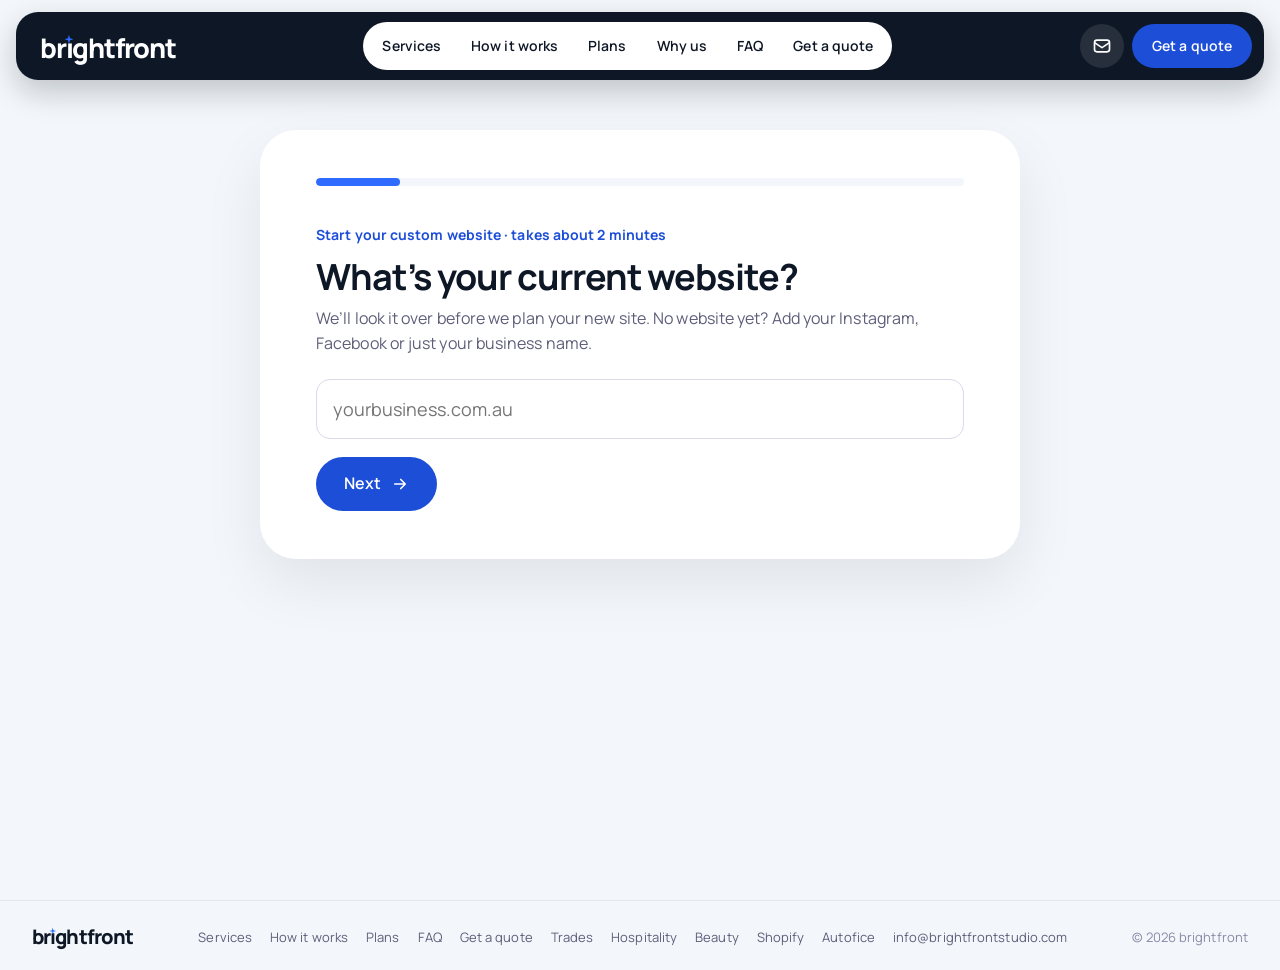
<file: start/index.html>
<!DOCTYPE html>
<html lang="en-AU">
<head>
<!-- Google tag (gtag.js) -->
<script async src="https://www.googletagmanager.com/gtag/js?id=G-4DFEJ2QN7S"></script>
<script>window.dataLayer=window.dataLayer||[];function gtag(){dataLayer.push(arguments);}gtag('js',new Date());gtag('config','G-4DFEJ2QN7S');
document.addEventListener('click',function(e){var a=e.target.closest&&e.target.closest('a[href*="book.html"],a[href^="tel:"],a[href^="mailto:"]');if(!a)return;var h=a.getAttribute('href');gtag('event',h.indexOf('book.html')>-1?'cta_click':(h.indexOf('tel:')===0?'phone_click':'email_click'),{link_text:(a.textContent||'').trim().slice(0,40),page:location.pathname});},true);</script>
<meta charset="utf-8">
<meta name="viewport" content="width=device-width, initial-scale=1, viewport-fit=cover">
<title>Start Your Custom Website | brightfront</title>
<meta name="description" content="Start your custom website in two minutes. Answer a few quick questions, then book a free 15-minute call or get a fixed-price website plan by email.">
<meta name="robots" content="index, follow, max-image-preview:large">
<link rel="canonical" href="https://brightfrontstudio.com/start/">
<link rel="alternate" hreflang="en-AU" href="https://brightfrontstudio.com/start/">
<meta property="og:site_name" content="brightfront">
<meta property="og:locale" content="en_AU">
<meta property="og:type" content="website">
<meta property="og:title" content="Start your custom website | brightfront">
<meta property="og:description" content="Start your custom website in two minutes. Answer a few quick questions, then book a free 15-minute call or get a fixed-price website plan by email.">
<meta property="og:url" content="https://brightfrontstudio.com/start/">
<meta property="og:image" content="https://brightfrontstudio.com/assets/og.jpg">
<meta name="twitter:card" content="summary_large_image">
<meta name="theme-color" content="#0E1726">
<link rel="icon" href="/assets/favicon.svg" type="image/svg+xml">
<link rel="apple-touch-icon" href="/assets/apple-touch-icon.png">
<link rel="preconnect" href="https://fonts.googleapis.com"><link rel="preconnect" href="https://fonts.gstatic.com" crossorigin>
<link href="https://fonts.googleapis.com/css2?family=Manrope:wght@300;400;500;600;700;800&display=swap" rel="stylesheet">
<link rel="stylesheet" href="/assets/bf.css">
<style>
.statement{position:relative;font-size:clamp(40px,5.6vw,88px);line-height:1.04;font-weight:500;letter-spacing:-.04em;color:#fff;margin:0}
.rot{display:inline-grid;vertical-align:bottom;overflow:hidden;height:1.06em}
.rot span{grid-area:1/1;color:var(--pink);font-weight:600;transform:translateY(105%);opacity:0;transition:transform .7s cubic-bezier(.16,.84,.24,1),opacity .5s}
.rot span.on{transform:none;opacity:1}
.rot span.out{transform:translateY(-105%);opacity:0}
.band mark{background:var(--pink);color:#fff;border-radius:.22em;padding:0 .18em}
.plan-grid{display:grid;grid-template-columns:repeat(3,minmax(0,1fr));gap:16px;align-items:stretch}
@media(max-width:980px){.plan-grid{grid-template-columns:1fr}}
.plan{background:#fff;border-radius:28px;padding:32px;display:flex;flex-direction:column;gap:14px;border:1px solid var(--line)}
.plan .tier{font-weight:700;font-size:14px;color:var(--pink)}
.plan h3{font-size:clamp(28px,2.6vw,36px);font-weight:600;letter-spacing:-.03em}
.plan > p{color:var(--muted);font-size:16px}
.plan ul{list-style:none;margin:6px 0 0;padding:16px 0 0;border-top:1px solid var(--line);display:grid;gap:11px;flex:1;align-content:start}
.plan.pop h3{color:#fff}.plan.pop > p{color:#B8B8D9}.plan.pop ul{border-color:#2E2E66}
.bk-h1{font-size:clamp(40px,5vw,72px);line-height:1.02;letter-spacing:-.04em;font-weight:300;color:var(--navy);margin:0}.bk-h1 b{font-weight:700}
/* funnel */
.funnel{padding:130px 16px 80px;background:var(--grey);min-height:100vh}
.fn-card{scroll-margin-top:110px;max-width:760px;margin:0 auto;background:#fff;border-radius:36px;padding:40px clamp(22px,5vw,56px) 48px;box-shadow:0 24px 60px rgba(14,23,38,.08)}
.fn-top{display:flex;align-items:center;gap:16px;margin-bottom:30px;min-height:24px}
.fn-back{background:none;border:0;font:inherit;font-weight:700;color:var(--muted);cursor:pointer;padding:0;white-space:nowrap}
.fn-back:hover{color:var(--navy)}
.fn-prog{flex:1;height:8px;border-radius:9px;background:var(--grey);overflow:hidden}
.fn-prog i{display:block;height:100%;width:0;background:var(--pink);border-radius:9px;transition:width .5s cubic-bezier(.22,1,.36,1)}
.fn-step{border:0;margin:0;padding:0;min-width:0;animation:fade .4s ease}
.fn-step[hidden]{display:none}
.fn-intro .bk-h1{margin:6px 0 16px}
.fn-lede{color:var(--muted);font-size:18px;line-height:1.6;margin:0 0 26px;max-width:52ch}
.fn-intro .bk-points{margin-top:24px}
.fn-q{font-size:clamp(26px,3vw,36px);font-weight:700;letter-spacing:-.03em;line-height:1.15;color:var(--navy);margin:0 0 8px;padding:0}
.fn-sub{color:var(--muted);margin:0 0 22px;font-size:16px}
legend.fn-q{margin-bottom:22px}legend.fn-q + .fn-sub{margin-top:-14px}
.opts{display:grid;grid-template-columns:repeat(2,minmax(0,1fr));gap:10px;margin-bottom:22px}
.opt{position:relative;cursor:pointer}
.opt input{position:absolute;opacity:0;pointer-events:none}
.opt span{display:flex;align-items:center;gap:12px;min-height:58px;padding:14px 18px;border:1.5px solid var(--line);border-radius:16px;font-weight:600;color:var(--navy);background:#fff;transition:border-color .2s,background-color .2s,transform .15s}
.opt span::before{content:"";flex:0 0 20px;height:20px;border-radius:50%;border:2px solid #CBD5E1;transition:all .2s}
.opt input[type=checkbox] + span::before{border-radius:6px}
.opt:hover span{border-color:var(--pink)}
.opt input:checked + span{border-color:var(--pink);background:var(--pink-l)}
.opt input:checked + span::before{background:var(--pink);border-color:var(--pink);box-shadow:inset 0 0 0 3px #fff}
.opt input:focus-visible + span{outline:3px solid var(--pink);outline-offset:2px}
.opt-big span{flex-direction:column;justify-content:center;text-align:center;min-height:150px;font-size:18px}
.opt-big span::before{display:none}
.opt-big em{font-style:normal;font-size:44px;line-height:1;margin-bottom:6px}
.fn-card .booker{box-shadow:none;padding:0;min-height:0;margin-top:8px}
#fnContact .fields{margin-bottom:20px}
.fn-thanks{text-align:center;padding:20px 0}
.fn-thanks .tickbig{margin:0 auto 18px}
.fn-thanks a{color:var(--pink-d);font-weight:700}
@media(max-width:600px){.opts{grid-template-columns:1fr}.funnel{padding-top:104px}.fn-card{border-radius:28px}.opt-big span{min-height:120px}}
.fn-intro .live{display:inline-flex;background:var(--pink-l);color:var(--pink-d);border-radius:999px;padding:7px 14px;font-weight:700;font-size:14px;margin-bottom:14px}
.fn-kicker{font-size:14px;font-weight:700;color:var(--pink-d);margin:0 0 10px}
.fn-input{height:60px;font-size:18px;margin-bottom:18px}
.sr{position:absolute;width:1px;height:1px;overflow:hidden;clip:rect(0 0 0 0)}
.oi{display:inline-flex;gap:3px;flex:0 0 auto}.ol{width:20px;height:20px}
.opt input[type=checkbox] + span::before{order:0}
.fn-step .fn-next{margin-top:2px}
.fn-kick{margin:0 0 10px;font-weight:700;color:var(--pink);font-size:15px}
.oi{display:none}
</style>
<script type="application/ld+json">{"@context": "https://schema.org", "@graph": [{"@type": "WebPage", "@id": "https://brightfrontstudio.com/start/", "url": "https://brightfrontstudio.com/start/", "name": "Start your website", "description": "Start your custom website in two minutes. Answer a few quick questions, then book a free 15-minute call or get a fixed-price website plan by email.", "isPartOf": {"@id": "https://brightfrontstudio.com/#site"}, "inLanguage": "en-AU"}, {"@type": "BreadcrumbList", "itemListElement": [{"@type": "ListItem", "position": 1, "name": "Home", "item": "https://brightfrontstudio.com/"}, {"@type": "ListItem", "position": 2, "name": "Start your website", "item": "https://brightfrontstudio.com/start/"}]}]}</script>
</head>
<body>
<svg width="0" height="0" style="position:absolute" aria-hidden="true">
  <symbol id="bmark" viewBox="0 0 64 74"><path fill-rule="evenodd" d="M26.5 21H37.5A26.5 26.5 0 0 1 37.5 74H26.5A26.5 26.5 0 0 1 26.5 21ZM28.5 36H37.5A11.5 11.5 0 0 1 37.5 59H28.5A11.5 11.5 0 0 1 28.5 36Z" fill="#2F6BFF"/><rect width="17" height="74" fill="currentColor"/></symbol>
  <symbol id="ck" viewBox="0 0 24 24"><path d="M20 6 9 17l-5-5" fill="none" stroke="currentColor" stroke-width="3" stroke-linecap="round" stroke-linejoin="round"/></symbol>
  <symbol id="x" viewBox="0 0 24 24"><path d="M18 6 6 18M6 6l12 12" fill="none" stroke="currentColor" stroke-width="2.6" stroke-linecap="round"/></symbol>
  <symbol id="star" viewBox="0 0 24 24"><path d="m12 2 2.9 6.6 7.1.6-5.4 4.7 1.6 7L12 17.3 5.8 21l1.6-7L2 9.2l7.1-.6z" fill="currentColor"/></symbol>
  <symbol id="arr" viewBox="0 0 24 24"><path d="M5 12h14M13 6l6 6-6 6" fill="none" stroke="currentColor" stroke-width="2.2" stroke-linecap="round" stroke-linejoin="round"/></symbol>
  <symbol id="plus" viewBox="0 0 24 24"><path d="M12 5v14M5 12h14" fill="none" stroke="currentColor" stroke-width="2.6" stroke-linecap="round"/></symbol>
  <symbol id="i-home" viewBox="0 0 24 24"><path d="M3 11l9-7 9 7v9a1 1 0 0 1-1 1h-5v-6H9v6H4a1 1 0 0 1-1-1z" fill="none" stroke="currentColor" stroke-width="2" stroke-linejoin="round"/></symbol>
  <symbol id="i-dumb" viewBox="0 0 24 24"><path d="M6 7v10M3 9v6M18 7v10M21 9v6M6 12h12" fill="none" stroke="currentColor" stroke-width="2" stroke-linecap="round"/></symbol>
  <symbol id="i-key" viewBox="0 0 24 24"><g fill="none" stroke="currentColor" stroke-width="2" stroke-linecap="round"><circle cx="8" cy="15" r="4"/><path d="M11 12l9-9M17 6l3 3M14 9l2 2"/></g></symbol>
  <symbol id="i-chat" viewBox="0 0 24 24"><path d="M21 12a8 8 0 0 1-11.6 7.1L4 20l1-4.6A8 8 0 1 1 21 12z" fill="none" stroke="currentColor" stroke-width="2" stroke-linejoin="round"/></symbol>
  <symbol id="i-brief" viewBox="0 0 24 24"><g fill="none" stroke="currentColor" stroke-width="2" stroke-linejoin="round"><rect x="3" y="7" width="18" height="13" rx="2"/><path d="M9 7V5a2 2 0 0 1 2-2h2a2 2 0 0 1 2 2v2M3 13h18"/></g></symbol>
  <symbol id="i-cup" viewBox="0 0 24 24"><g fill="none" stroke="currentColor" stroke-width="2" stroke-linecap="round" stroke-linejoin="round"><path d="M4 8h13v5a6 6 0 0 1-6 6h-1a6 6 0 0 1-6-6z"/><path d="M17 10h1.5a2.5 2.5 0 0 1 0 5H17"/></g></symbol>
</svg>
<a class="skip" href="#main">Skip to content</a>
<header class="hdr" id="hdr">
  <div class="bar">
    <a class="wm" href="/" aria-label="brightfront home">br<span class="i">ı</span>ghtfront</a>
    <nav class="nav" aria-label="Main"><a href="/#services">Services</a><a href="/#process">How it works</a><a href="/#plans">Plans</a><a href="/#about">Why us</a><a href="/#faq">FAQ</a><a href="#start">Get a quote</a></nav>
    <div class="right">
      <a class="circ" href="mailto:info@brightfrontstudio.com" aria-label="Email us"><svg width="20" height="20" viewBox="0 0 24 24" fill="none" stroke="currentColor" stroke-width="2" stroke-linejoin="round" aria-hidden="true"><rect x="3" y="5" width="18" height="14" rx="3"/><path d="m3 8 9 6 9-6"/></svg></a>
      <a class="btn btn-pink" href="#start">Get a quote</a>
      <button class="circ burger" id="burger" aria-label="Open menu" aria-expanded="false" aria-controls="mnav"><svg width="20" height="20" viewBox="0 0 24 24" fill="none" stroke="currentColor" stroke-width="2.2" stroke-linecap="round" aria-hidden="true"><path d="M4 8h16M4 16h16"/></svg></button>
    </div>
  </div>
  <nav class="mnav" id="mnav" aria-label="Mobile"><a href="/#services">Services</a><a href="/#process">How it works</a><a href="/#plans">Plans</a><a href="/#about">Why us</a><a href="/#faq">FAQ</a><a href="#start">Get a quote</a></nav>
</header>
<main id="top">
<section class="funnel bookpage" id="main">
  <div class="fn-card" id="start" aria-live="polite">
    <div class="fn-top"><button type="button" class="fn-back" id="fnBack" hidden>← Back</button><div class="fn-prog" aria-hidden="true"><i id="fnBar"></i></div></div>

      <form class="fn-step" data-step="1" data-name="website" id="fnWeb" novalidate>
      <p class="fn-kicker">Start your custom website · takes about 2 minutes</p>
      <h1 class="fn-q">What’s your current website?</h1>
      <p class="fn-sub">We’ll look it over before we plan your new site. No website yet? Add your Instagram, Facebook or just your business name.</p>
      <label class="sr" for="fnWebIn">Website or social profile</label>
      <input class="field fn-input" id="fnWebIn" name="website" placeholder="yourbusiness.com.au" autocomplete="url" required>
      <button type="submit" class="btn btn-pink">Next <svg class="ar" width="18" height="18"><use href="#arr"/></svg></button>
    </form>

    <fieldset class="fn-step" data-step="2" data-name="need" data-multi hidden>
        <legend class="fn-q">What do you need?</legend><p class="fn-sub">Select all that apply.</p>
        <div class="opts" role="group"><label class="opt"><input type="checkbox" name="need" value="A brand new website"><span>A brand new website</span></label><label class="opt"><input type="checkbox" name="need" value="A redesign of my current site"><span>A redesign of my current site</span></label><label class="opt"><input type="checkbox" name="need" value="An online store"><span>An online store</span></label><label class="opt"><input type="checkbox" name="need" value="Online bookings"><span>Online bookings</span></label><label class="opt"><input type="checkbox" name="need" value="Show up on Google"><span>Show up on Google</span></label><label class="opt"><input type="checkbox" name="need" value="Hosting and care"><span>Hosting and care</span></label><label class="opt"><input type="checkbox" name="need" value="A landing page for ads"><span>A landing page for ads</span></label><label class="opt"><input type="checkbox" name="need" value="Not sure yet"><span>Not sure yet</span></label></div>
        <button type="button" class="btn btn-pink fn-next" disabled>Next <svg class="ar" width="18" height="18"><use href="#arr"/></svg></button>
      </fieldset>
      <fieldset class="fn-step" data-step="3" data-name="business" hidden>
        <legend class="fn-q">What best describes your business?</legend>
        <div class="opts" role="group"><label class="opt"><input type="radio" name="business" value="Real estate"><span>Real estate</span></label><label class="opt"><input type="radio" name="business" value="Fitness coach or studio"><span>Fitness coach or studio</span></label><label class="opt"><input type="radio" name="business" value="Mortgage or finance broker"><span>Mortgage or finance broker</span></label><label class="opt"><input type="radio" name="business" value="Car dealer or car sales"><span>Car dealer or car sales</span></label><label class="opt"><input type="radio" name="business" value="E-commerce brand"><span>E-commerce brand</span></label><label class="opt"><input type="radio" name="business" value="Beauty or aesthetics clinic"><span>Beauty or aesthetics clinic</span></label><label class="opt"><input type="radio" name="business" value="Trades or home services"><span>Trades or home services</span></label><label class="opt"><input type="radio" name="business" value="Hospitality"><span>Café, restaurant or bar</span></label><label class="opt"><input type="radio" name="business" value="Childcare, school or classes"><span>Childcare, school or classes</span></label><label class="opt"><input type="radio" name="business" value="Something else"><span>Something else</span></label></div>
        
        <button type="button" class="btn btn-pink fn-next" disabled>Next <svg class="ar" width="18" height="18"><use href="#arr"/></svg></button>
      </fieldset>
      <fieldset class="fn-step" data-step="4" data-name="connect" data-multi hidden>
        <legend class="fn-q">What should your website connect to?</legend><p class="fn-sub">We’ll set these up for you. Select all that apply.</p>
        <div class="opts" role="group"><label class="opt"><input type="checkbox" name="connect" value="Online booking system"><span>Online booking system</span></label><label class="opt"><input type="checkbox" name="connect" value="Online ordering or delivery"><span>Online ordering or delivery</span></label><label class="opt"><input type="checkbox" name="connect" value="Payments (Stripe, Square)"><span>Payments (Stripe, Square)</span></label><label class="opt"><input type="checkbox" name="connect" value="Shopify store"><span>Shopify store</span></label><label class="opt"><input type="checkbox" name="connect" value="Xero or MYOB"><span>Xero or MYOB</span></label><label class="opt"><input type="checkbox" name="connect" value="Google Business Profile"><span>Google Business Profile</span></label><label class="opt"><input type="checkbox" name="connect" value="Instagram feed"><span>Instagram feed</span></label><label class="opt"><input type="checkbox" name="connect" value="Email marketing"><span>Email marketing</span></label><label class="opt"><input type="checkbox" name="connect" value="My CRM"><span>My CRM</span></label><label class="opt"><input type="checkbox" name="connect" value="AI replies with Autofice"><span>AI replies with Autofice</span></label><label class="opt"><input type="checkbox" name="connect" value="Not sure yet"><span>Not sure yet</span></label></div>
        <button type="button" class="btn btn-pink fn-next" disabled>Next <svg class="ar" width="18" height="18"><use href="#arr"/></svg></button>
      </fieldset>
      <fieldset class="fn-step" data-step="5" data-name="budget" hidden>
        <legend class="fn-q">What’s your budget for the website?</legend><p class="fn-sub">A rough idea helps us recommend the right plan.</p>
        <div class="opts" role="group"><label class="opt"><input type="radio" name="budget" value="Under $2,000"><span>Under $2,000</span></label><label class="opt"><input type="radio" name="budget" value="$2,000 to $5,000"><span>$2,000 to $5,000</span></label><label class="opt"><input type="radio" name="budget" value="$5,000 to $10,000"><span>$5,000 to $10,000</span></label><label class="opt"><input type="radio" name="budget" value="$10,000+"><span>$10,000+</span></label><label class="opt"><input type="radio" name="budget" value="Not sure yet"><span>Not sure yet</span></label></div>
        <button type="button" class="btn btn-pink fn-next" disabled>Next <svg class="ar" width="18" height="18"><use href="#arr"/></svg></button>
      </fieldset>
      <fieldset class="fn-step" data-step="6" data-name="start" hidden>
        <legend class="fn-q">When do you want to get started?</legend>
        <div class="opts" role="group"><label class="opt"><input type="radio" name="start" value="As soon as possible"><span>As soon as possible</span></label><label class="opt"><input type="radio" name="start" value="Within the next month"><span>Within the next month</span></label><label class="opt"><input type="radio" name="start" value="In 1 to 3 months"><span>In 1 to 3 months</span></label><label class="opt"><input type="radio" name="start" value="Just looking for now"><span>Just looking for now</span></label></div>
        
        <button type="button" class="btn btn-pink fn-next" disabled>Next <svg class="ar" width="18" height="18"><use href="#arr"/></svg></button>
      </fieldset>

      <fieldset class="fn-step" data-step="7" data-name="showup" hidden>
        <legend class="fn-q">If we book a free 15-minute website call, will you be there at that time?</legend>
        <div class="opts opts-2" role="group">
          <label class="opt opt-big"><input type="radio" name="showup" value="Can’t promise"><span><em aria-hidden="true">😕</em>Can’t promise anything</span></label>
          <label class="opt opt-big"><input type="radio" name="showup" value="Absolutely"><span><em aria-hidden="true">🙌</em>Absolutely</span></label>
        </div>
        <button type="button" class="btn btn-pink fn-next" disabled>Next <svg class="ar" width="18" height="18"><use href="#arr"/></svg></button>
      </fieldset>

    <div class="fn-step" data-step="8" id="fnBook" hidden>
      <h2 class="fn-q">Great. Pick a time for your free website call.</h2>
      <p class="fn-sub">15 minutes on Zoom or phone. All times are Brisbane time.</p>
    <div class="booker" id="booker" aria-live="polite">
      <div class="bk-steps" aria-hidden="true"><span class="on">Date</span><span>Time</span><span>Your details</span></div>

      <!-- step 1: calendar -->
      <div class="bk-pane" id="bkDate">
        <div class="cal-head">
          <button type="button" class="cal-nav" id="calPrev" aria-label="Previous month"><svg width="18" height="18" viewBox="0 0 24 24" fill="none" stroke="currentColor" stroke-width="2.4" stroke-linecap="round" stroke-linejoin="round"><path d="M15 18l-6-6 6-6"/></svg></button>
          <b id="calMonth"></b>
          <button type="button" class="cal-nav" id="calNext" aria-label="Next month"><svg width="18" height="18" viewBox="0 0 24 24" fill="none" stroke="currentColor" stroke-width="2.4" stroke-linecap="round" stroke-linejoin="round"><path d="M9 18l6-6-6-6"/></svg></button>
        </div>
        <div class="cal-dow" aria-hidden="true"><span>Mon</span><span>Tue</span><span>Wed</span><span>Thu</span><span>Fri</span><span>Sat</span><span>Sun</span></div>
        <div class="cal-grid" id="calGrid" role="grid" aria-label="Choose a date"></div>
        <p class="bk-note">All times are Brisbane time (AEST).</p>
      </div>

      <!-- step 2: times -->
      <div class="bk-pane" id="bkTime" hidden>
        <button type="button" class="bk-back" data-go="date">← Change date</button>
        <h3 id="timeTitle"></h3>
        <div class="slots" id="slots"></div>
      </div>

      <!-- step 3: details -->
      <form class="bk-pane" id="bkForm" hidden novalidate>
        <button type="button" class="bk-back" data-go="time">← Change time</button>
        <div class="bk-summary" id="bkSummary"></div>
        <input type="hidden" name="_subject" value="New website call booking (brightfront)"><input type="hidden" name="date" id="fDate"><input type="hidden" name="time" id="fTime">
        <div class="fields">
          <label>Full name<input class="field" name="name" autocomplete="name" required></label>
          <label>Mobile<input class="field" name="phone" type="tel" autocomplete="tel" required></label>
          <label>Email<input class="field" name="email" type="email" autocomplete="email" required></label>
        </div>
        <label class="lab">Call by<select class="field" name="via"><option>Zoom</option><option>Phone</option></select></label>
        <button class="btn btn-pink" type="submit">Confirm booking <svg class="ar" width="18" height="18"><use href="#arr"/></svg></button>
      </form>

      <!-- done -->
      <div class="bk-pane bk-done" id="bkDone" hidden>
        <span class="tickbig"><svg width="30" height="30"><use href="#ck"/></svg></span>
        <h3>Request received.</h3>
        <p id="doneText"></p>
        <p style="margin:6px 0 2px;font-weight:700">Add it to your calendar</p>
        <div class="cal-btns" style="display:flex;gap:8px;flex-wrap:wrap;justify-content:center">
          <a class="btn btn-navy" id="gcalLink" target="_blank" rel="noopener">Google Calendar</a>
          <a class="btn btn-navy" id="icsLink" download="brightfront-website-call.ics">Apple Calendar</a>
          <a class="btn btn-navy" id="olLink" target="_blank" rel="noopener">Outlook</a>
        </div>
      </div>
    </div>

    </div>

    <form class="fn-step" data-step="9" id="fnContact" novalidate hidden>
      <input type="hidden" name="_subject" value="New website plan request (brightfront)">
      <h2 class="fn-q">Where should we send your website plan?</h2>
      <p class="fn-sub">A short plan with what we’d build and a fixed price, within one business day.</p>
      <div class="fields">
        <label>Full name<input class="field" name="name" autocomplete="name" required></label>
        <label>Email<input class="field" name="email" type="email" autocomplete="email" required></label>
        <label>Mobile<input class="field" name="phone" type="tel" autocomplete="tel"></label>
      </div>
      <button class="btn btn-pink" type="submit">Send my website plan <svg class="ar" width="18" height="18"><use href="#arr"/></svg></button>
    </form>

    <div class="fn-step fn-thanks" data-step="10" hidden>
      <span class="tickbig"><svg width="30" height="30"><use href="#ck"/></svg></span>
      <h2 class="fn-q">Help is on the way.</h2>
      <p class="fn-sub" id="fnThanksText">We’ll be in touch within one business day. Prefer to talk now? Email <a href="mailto:info@brightfrontstudio.com">info@brightfrontstudio.com</a>.</p>
    </div>
  </div>
</section>
</main>
<footer class="fsm">
  <div class="wrap fsm-in">
    <a class="wm" href="/" aria-label="brightfront home">br<span class="i">ı</span>ghtfront</a>
    <nav class="fsm-nav" aria-label="Footer"><a href="/#services">Services</a><a href="/#process">How it works</a><a href="/#plans">Plans</a><a href="/#faq">FAQ</a><a href="/start/">Get a quote</a><a href="/websites/trades/">Trades</a><a href="/websites/hospitality/">Hospitality</a><a href="/websites/beauty/">Beauty</a><a href="/websites/ecommerce/">Shopify</a><a href="https://autofice.com.au">Autofice</a><a href="mailto:info@brightfrontstudio.com">info@brightfrontstudio.com</a></nav>
    <span class="fsm-bot"><span>© <span id="yr">2026</span> brightfront</span></span>
  </div>
</footer>
<script>
/* ===== SETTINGS: fill these in before going live ===== */
var FORM_ENDPOINT = "https://formspree.io/f/mwlvvozo";  // e.g. "https://formspree.io/f/xxxxxxx" so bookings are emailed to you. Empty = shows the confirmation only.

var AI_HOOK = "";
/* ===================================================== */
var SERVICES = [];
(function () {
  var reduce = matchMedia('(prefers-reduced-motion: reduce)').matches;
  document.getElementById('yr').textContent = new Date().getFullYear();
  document.querySelectorAll('.mo').forEach(function (e) { e.textContent = new Date().toLocaleDateString('en-AU', { month: 'long' }); });

  var burger = document.getElementById('burger'), mnav = document.getElementById('mnav');
  function setMenu(o) { mnav.classList.toggle('open', o); document.body.classList.toggle('menu-open', o); burger.setAttribute('aria-expanded', o); burger.setAttribute('aria-label', o ? 'Close menu' : 'Open menu'); burger.querySelector('svg').innerHTML = o ? '<path d="M6 6l12 12M18 6L6 18"/>' : '<path d="M4 8h16M4 16h16"/>'; }
  burger.addEventListener('click', function () { setMenu(!mnav.classList.contains('open')); });
  mnav.querySelectorAll('a').forEach(function (a) { a.addEventListener('click', function () { setMenu(false); }); });
  document.addEventListener('keydown', function (e) { if (e.key === 'Escape') setMenu(false); });
  matchMedia('(min-width:1061px)').addEventListener('change', function (m) { if (m.matches) setMenu(false); });

  // rotating hero word
  var words = document.querySelectorAll('#rot span'), wi = 0;
  if (!reduce && words.length) setInterval(function () {
    var cur = words[wi]; cur.classList.remove('on'); cur.classList.add('out');
    wi = (wi + 1) % words.length; var nx = words[wi]; nx.classList.remove('out'); void nx.offsetWidth; nx.classList.add('on');
    setTimeout(function () { cur.classList.remove('out'); }, 700);
  }, 2600);

  // hero card rail arrows
  var cr = document.getElementById('crail');
  if (cr) {
  function cstep(d) { var w = cr.firstElementChild.getBoundingClientRect().width + 18; var end = cr.scrollLeft + cr.clientWidth >= cr.scrollWidth - 4; var start = cr.scrollLeft <= 4; cr.scrollTo({ left: d > 0 ? (end ? 0 : cr.scrollLeft + w) : (start ? cr.scrollWidth : cr.scrollLeft - w), behavior: reduce ? 'auto' : 'smooth' }); }
  document.getElementById('cPrev').addEventListener('click', function () { cstep(-1); });
  document.getElementById('cNext').addEventListener('click', function () { cstep(1); });
  }

  // reveal
  var rv = document.querySelectorAll('.reveal');
  if ('IntersectionObserver' in window && !reduce) {
    var io = new IntersectionObserver(function (es) { es.forEach(function (e) { if (e.isIntersecting) { e.target.classList.add('shown'); io.unobserve(e.target); } }); }, { threshold: .1, rootMargin: '0px 0px -40px 0px' });
    rv.forEach(function (el) { io.observe(el); });
  } else rv.forEach(function (el) { el.classList.add('shown'); });

  // count-up
  var cEl = document.getElementById('count');
  if (cEl && !reduce && 'IntersectionObserver' in window) {
    cEl.textContent = '0';
    var co = new IntersectionObserver(function (es) {
      if (!es[0].isIntersecting) return; co.disconnect();
      var t0 = performance.now();
      (function step(n) { var p = Math.min(1, (n - t0) / 1400); cEl.textContent = Math.round(40 * (1 - Math.pow(1 - p, 3))); if (p < 1) requestAnimationFrame(step); })(t0);
    }, { threshold: .5 });
    co.observe(cEl);
  }

  // service tabs
  var sl = document.getElementById('slist'), sp = document.getElementById('spanel');
  if (sl) {
  var ck = '<svg width="16" height="16"><use href="#ck"/></svg>';
  sl.innerHTML = SERVICES.map(function (s, i) { return '<button role="tab" aria-selected="' + (i === 0) + '" data-i="' + i + '">' + s.name + '<svg class="ar" width="18" height="18"><use href="#arr"/></svg></button>'; }).join('');
  function showS(i) {
    var s = SERVICES[i];
    sl.querySelectorAll('button').forEach(function (b, k) { b.setAttribute('aria-selected', k === i ? 'true' : 'false'); });
    sp.innerHTML = '<div class="inner">' + (s.flag ? '<span class="flag">' + s.flag + '</span>' : '') + '<h3>' + s.name + '</h3><p>' + s.desc + '</p><ul>' + s.items.map(function (x) { return '<li>' + ck + x + '</li>'; }).join('') + '</ul><a class="btn btn-pink" href="#start">Get started <svg class="ar" width="18" height="18"><use href="#arr"/></svg></a></div>';
  }
  sl.addEventListener('click', function (e) { var b = e.target.closest('button'); if (b) showS(+b.dataset.i); });
  showS(0);
  }

  // swipe rails auto-advance on mobile
  document.querySelectorAll('[data-auto]').forEach(function (rail) {
    var p = false, tm;
    ['pointerenter', 'touchstart', 'focusin'].forEach(function (ev) { rail.addEventListener(ev, function () { p = true; clearTimeout(tm); tm = setTimeout(function () { p = false; }, 6000); }, { passive: true }); });
    if (reduce) return;
    setInterval(function () {
      if (p || document.hidden || rail.scrollWidth <= rail.clientWidth + 4) return;
      var step = rail.firstElementChild.getBoundingClientRect().width + 16;
      var end = rail.scrollLeft + rail.clientWidth >= rail.scrollWidth - 4;
      rail.scrollTo({ left: end ? 0 : rail.scrollLeft + step, behavior: 'smooth' });
    }, +rail.dataset.auto);
  });

  // forms
  function valid(f) { var bad = Array.prototype.find.call(f.querySelectorAll('[required]'), function (i) { return !i.checkValidity(); }); if (bad) { bad.reportValidity ? bad.reportValidity() : bad.focus(); return false; } return true; }
  function toAI(f) {
    if (!AI_HOOK) return;
    var o = {}; new FormData(f).forEach(function (v, k) { if (v && k.charAt(0) !== '_') o[k] = String(v).slice(0, 1000); });
    o.page = location.pathname;
    try { fetch(AI_HOOK, { method: 'POST', headers: { 'Content-Type': 'application/json' }, body: JSON.stringify(o), keepalive: true }).catch(function () {}); } catch (e) {}
  }
  function send(f, done, label) {
    if (!FORM_ENDPOINT) { var body = []; new FormData(f).forEach(function (v, k) { if (v) body.push(k + ': ' + v); }); location.href = 'mailto:info@brightfrontstudio.com?subject=' + encodeURIComponent('Website call request') + '&body=' + encodeURIComponent(body.join('\n')); done(true); return; }
    var b = f.querySelector('[type=submit]'); b.disabled = true; b.textContent = 'Sending…';
    fetch(FORM_ENDPOINT, { method: 'POST', body: new FormData(f), headers: { Accept: 'application/json' } })
      .then(function (r) { if (!r.ok) throw 0; toAI(f); done(); })
      .catch(function () { b.disabled = false; b.textContent = label; var p = f.querySelector('.err') || document.createElement('p'); p.className = 'err'; p.style.color = '#B42318'; p.style.fontWeight = '600'; p.textContent = 'Your request didn’t send. Check your connection and try again, or email info@brightfrontstudio.com.'; f.appendChild(p); });
  }


  // ===== Booking calendar =====
  if (document.getElementById('booker')) (function () {
    var START_HOUR = 9, END_HOUR = 17, SLOT_MIN = 30, DAYS_AHEAD = 45, WORKDAYS = [1,2,3,4,5]; // Mon–Fri, Brisbane time
    var steps = document.querySelectorAll('.bk-steps span');
    var paneDate = document.getElementById('bkDate'), paneTime = document.getElementById('bkTime'), form = document.getElementById('bkForm'), done = document.getElementById('bkDone');
    var grid = document.getElementById('calGrid'), monthEl = document.getElementById('calMonth'), prev = document.getElementById('calPrev'), next = document.getElementById('calNext');
    var today = new Date(); today.setHours(0,0,0,0);
    var last = new Date(today); last.setDate(last.getDate() + DAYS_AHEAD);
    var view = new Date(today.getFullYear(), today.getMonth(), 1), picked = null, pickedTime = null;
    var fmtLong = { weekday: 'long', day: 'numeric', month: 'long' };
    function step(n) {
      [paneDate, paneTime, form, done].forEach(function (p, i) { p.hidden = i !== n; });
      steps.forEach(function (sp, i) { sp.className = i < n ? 'done' : (i === n ? 'on' : ''); });
    }
    function bookable(d) { return d > today && d <= last && WORKDAYS.indexOf(d.getDay()) > -1; }
    function render() {
      monthEl.textContent = view.toLocaleDateString('en-AU', { month: 'long', year: 'numeric' });
      grid.innerHTML = '';
      var first = (new Date(view.getFullYear(), view.getMonth(), 1).getDay() + 6) % 7;
      for (var i = 0; i < first; i++) { var bl = document.createElement('span'); bl.className = 'blank'; grid.appendChild(bl); }
      var dim = new Date(view.getFullYear(), view.getMonth() + 1, 0).getDate();
      for (var d = 1; d <= dim; d++) {
        var date = new Date(view.getFullYear(), view.getMonth(), d), b = document.createElement('button');
        b.type = 'button'; b.textContent = d; b.setAttribute('aria-label', date.toLocaleDateString('en-AU', fmtLong));
        if (date.getTime() === today.getTime()) b.className = 'today';
        if (!bookable(date)) b.disabled = true;
        else (function (dt) { b.addEventListener('click', function () { picked = dt; showTimes(); }); })(date);
        grid.appendChild(b);
      }
      prev.disabled = view <= new Date(today.getFullYear(), today.getMonth(), 1);
      next.disabled = new Date(view.getFullYear(), view.getMonth() + 1, 1) > last;
    }
    // Brisbane is UTC+10 all year: build the real moment of a slot regardless of the visitor's timezone
    function bne(d, h, mi) { return new Date(Date.UTC(d.getFullYear(), d.getMonth(), d.getDate(), h - 10, mi)); }
    function ymd(d) { return d.getFullYear() + '-' + ('0' + (d.getMonth() + 1)).slice(-2) + '-' + ('0' + d.getDate()).slice(-2); }
    function seeded(n) { var x = Math.sin(n) * 10000; return x - Math.floor(x); }
    function showTimes() {
      document.getElementById('timeTitle').textContent = picked.toLocaleDateString('en-AU', fmtLong);
      var box = document.getElementById('slots'); box.innerHTML = '';
      for (var m = START_HOUR * 60; m < END_HOUR * 60; m += SLOT_MIN) {
        var h = Math.floor(m / 60), mi = m % 60, label = ((h + 11) % 12 + 1) + ':' + (mi < 10 ? '0' : '') + mi + (h < 12 ? 'am' : 'pm');
        var b = document.createElement('button'); b.type = 'button'; b.textContent = label;
        var slotAt = bne(picked, h, mi);
        if (slotAt.getTime() < Date.now() + 2 * 3600000) { b.disabled = true; b.setAttribute('aria-label', label + ', unavailable'); }
        else (function (lab) { b.addEventListener('click', function () { pickedTime = lab; showForm(); }); })(label);
        box.appendChild(b);
      }
      step(1);
    }
    function showForm() {
      var dl = picked.toLocaleDateString('en-AU', fmtLong);
      document.getElementById('bkSummary').innerHTML = '<svg width="20" height="20" viewBox="0 0 24 24" fill="none" stroke="currentColor" stroke-width="2" stroke-linecap="round"><rect x="3" y="5" width="18" height="16" rx="3"/><path d="M8 3v4M16 3v4M3 10h18"/></svg>' + dl + ' <span>at ' + pickedTime + '</span>';
      document.getElementById('fDate').value = ymd(picked);
      form.querySelector('[name=_subject]').value = 'New strategy call booking: ' + dl + ', ' + pickedTime + ' Brisbane time';
      document.getElementById('fTime').value = pickedTime;
      step(2); form.querySelector('[name=name]').focus();
    }
    function callTimes() {
      var t = pickedTime.match(/(\d+):(\d+)(am|pm)/), h = (+t[1] % 12) + (t[3] === 'pm' ? 12 : 0);
      var st = bne(picked, h, +t[2]); var en = new Date(st.getTime() + 15 * 60000);
      var f = function (d) { return d.toISOString().replace(/[-:]/g, '').replace(/\.\d{3}/, ''); };
      return { st: f(st), en: f(en) };
    }
    var CAL_TITLE = 'brightfront website call', CAL_DESC = 'Your free 15-minute website call with brightfront. We will email your call link. Questions: info@brightfrontstudio.com';
    function ics() {
      var c = callTimes();
      var body = ['BEGIN:VCALENDAR', 'VERSION:2.0', 'PRODID:-//brightfront//booking//EN', 'CALSCALE:GREGORIAN', 'METHOD:PUBLISH', 'BEGIN:VEVENT',
        'UID:' + c.st + '-' + Math.random().toString(36).slice(2) + '@brightfrontstudio.com', 'DTSTAMP:' + new Date().toISOString().replace(/[-:]/g, '').replace(/\.\d{3}/, ''),
        'DTSTART:' + c.st, 'DTEND:' + c.en, 'SUMMARY:' + CAL_TITLE, 'DESCRIPTION:' + CAL_DESC, 'ORGANIZER;CN=brightfront:mailto:info@brightfrontstudio.com',
        'BEGIN:VALARM', 'TRIGGER:-PT15M', 'ACTION:DISPLAY', 'DESCRIPTION:' + CAL_TITLE, 'END:VALARM', 'END:VEVENT', 'END:VCALENDAR'].join('\r\n');
      return URL.createObjectURL(new Blob([body], { type: 'text/calendar;charset=utf-8' }));
    }
    function gcal() {
      var c = callTimes();
      return 'https://calendar.google.com/calendar/render?action=TEMPLATE&text=' + encodeURIComponent(CAL_TITLE) + '&dates=' + c.st + '/' + c.en + '&details=' + encodeURIComponent(CAL_DESC);
    }
    function outlook() {
      var t = pickedTime.match(/(\d+):(\d+)(am|pm)/), h = (+t[1] % 12) + (t[3] === 'pm' ? 12 : 0);
      var st = bne(picked, h, +t[2]); var en = new Date(st.getTime() + 15 * 60000);
      return 'https://outlook.live.com/calendar/0/deeplink/compose?path=/calendar/action/compose&rru=addevent&subject=' + encodeURIComponent(CAL_TITLE) + '&startdt=' + encodeURIComponent(st.toISOString()) + '&enddt=' + encodeURIComponent(en.toISOString()) + '&body=' + encodeURIComponent(CAL_DESC);
    }
    prev.addEventListener('click', function () { view.setMonth(view.getMonth() - 1); render(); });
    next.addEventListener('click', function () { view.setMonth(view.getMonth() + 1); render(); });
    document.querySelectorAll('.bk-back').forEach(function (b) { b.addEventListener('click', function () { step(b.dataset.go === 'date' ? 0 : 1); }); });
    form.addEventListener('submit', function (e) {
      e.preventDefault(); if (!valid(form)) return;
      send(form, function (viaMail) {
        var when = picked.toLocaleDateString('en-AU', fmtLong) + ' at ' + pickedTime + ' (Brisbane time)';
        document.getElementById('doneText').textContent = viaMail ? 'Your email app has opened with your request for ' + when + '. Press send and we’ll confirm your call.' : 'You’ve requested ' + when + '. We’ll email you to confirm, with a call link.';
        document.getElementById('icsLink').href = ics(); document.getElementById('gcalLink').href = gcal(); document.getElementById('olLink').href = outlook();
        step(3);
      }, 'Confirm booking');
    });
    render(); step(0);
  })();


  // ===== Qualifying funnel =====
  (function () {
    var card = document.querySelector('.fn-card'); if (!card) return;
    var steps = [].slice.call(card.querySelectorAll('.fn-step')), bar = document.getElementById('fnBar'), back = document.getElementById('fnBack');
    var answers = {}, hist = [], cur = 1, TOTAL_Q = 7;
    function show(n, push) {
      if (push !== false) hist.push(cur);
      cur = n;
      steps.forEach(function (s) { s.hidden = +s.dataset.step !== n; });
      bar.style.width = Math.min(100, Math.round((Math.min(n, TOTAL_Q + 1)) / (TOTAL_Q + 1) * 100)) + '%';
      back.hidden = n === 1 || n === 10;
      var q = card.querySelector('.fn-step[data-step="' + n + '"] .fn-q'); if (q && n > 1) { q.setAttribute('tabindex', '-1'); q.focus({ preventScroll: true }); }
      window.scrollTo({ top: 0, behavior: 'smooth' }); try { card.scrollIntoView({ block: 'start', behavior: 'smooth' }); } catch (e) {}
    }
    var web = document.getElementById('fnWeb');
    web.addEventListener('submit', function (e) { e.preventDefault(); var v = web.querySelector('input').value.trim(); if (!v) { web.querySelector('input').reportValidity(); return; } answers.website = v; show(2); });
    bar.style.width = Math.round(1 / (TOTAL_Q + 1) * 100) + '%';
    back.addEventListener('click', function () { if (hist.length) show(hist.pop(), false); });
    card.querySelectorAll('fieldset.fn-step').forEach(function (fs) {
      var n = +fs.dataset.step, name = fs.dataset.name, multi = fs.hasAttribute('data-multi'), next = fs.querySelector('.fn-next');
      fs.addEventListener('change', function () {
        var vals = [].slice.call(fs.querySelectorAll('input:checked')).map(function (i) { return i.value; });
        answers[name] = vals.join(', ');
        next.disabled = !vals.length;
      });
      next.addEventListener('click', function () {
        if (name !== 'showup') return show(n + 1);
        var small = answers.budget === 'Under $2,000', q9 = document.querySelector('#fnContact .fn-q');
        if (q9) q9.textContent = small ? 'Thanks! Where should we send your website plan?' : 'No problem. Where should we send your website plan?';
        show(answers.showup === 'Absolutely' && !small ? 8 : 9);
      });
    });
    function addAnswers(form) {
      form.querySelectorAll('input[data-q]').forEach(function (i) { i.remove(); });
      Object.keys(answers).forEach(function (k) { var i = document.createElement('input'); i.type = 'hidden'; i.name = k; i.value = answers[k]; i.setAttribute('data-q', ''); form.appendChild(i); });
    }
    var bk = document.getElementById('bkForm');
    if (bk) bk.addEventListener('submit', function () { addAnswers(bk); }, true);
    var ct = document.getElementById('fnContact');
    ct.addEventListener('submit', function (e) {
      e.preventDefault(); addAnswers(ct); if (!valid(ct)) return;
      send(ct, function (viaMail) {
        document.getElementById('fnThanksText').innerHTML = viaMail ? 'Your email app has opened with your answers. Press send and we’ll reply within one business day.' : 'We’ll email your website plan within one business day. Prefer to talk now? Email <a href="mailto:info@brightfrontstudio.com">info@brightfrontstudio.com</a>.';
        show(10);
      }, 'Send my growth plan');
    });
  })();

  var ds = document.querySelectorAll('.faq details');
  ds.forEach(function (d) { d.addEventListener('toggle', function () { if (d.open) ds.forEach(function (o) { if (o !== d) o.open = false; }); }); });
})();
</script>
<script>
try { history.scrollRestoration = 'manual'; } catch (e) {}
window.addEventListener('load', function () { if (!location.hash || location.hash === '#start') { window.scrollTo(0, 0); var t = document.getElementById('top'); if (t && t.scrollIntoView) t.scrollIntoView({ block: 'start' }); } });
</script>
</body>
</html>
</file>
<file: assets/bf.css>
:root{
  --navy:#0E1726;--navy2:#18233A;--navy3:#243556;
  --pink:#2F6BFF;--pink-d:#1D4ED8;--pink-l:#E3ECFF;
  --lilac:#EEF3FF;--grey:#F3F6FA;--line:#E2E8F0;
  --text:#111A2B;--muted:#5E5E7A;--white:#fff;
  --sec:110px;
}
*{box-sizing:border-box}
html{scroll-behavior:smooth;scroll-padding-top:80px}
body{margin:0;font-family:Manrope,system-ui,sans-serif;font-size:17px;line-height:1.6;color:var(--text);background:var(--white);-webkit-font-smoothing:antialiased;letter-spacing:.005em}
body{background:#0E1726 linear-gradient(var(--white),var(--white)) no-repeat 0 120px/100% calc(100% - 120px)}
img,svg{display:block}
p{margin:0}
a{color:inherit}
:focus-visible{outline:3px solid var(--pink);outline-offset:3px;border-radius:6px}
.sr{position:absolute;width:1px;height:1px;overflow:hidden;clip:rect(0 0 0 0);white-space:nowrap}
.wrap{max-width:1320px;margin:0 auto;padding:0 32px}
@media(max-width:700px){.wrap{padding:0 20px}:root{--sec:72px}}
section{padding:var(--sec) 0}
main,footer{overflow-x:clip}

h1,h2,h3{margin:0;color:var(--navy);letter-spacing:-.025em}
h2{font-size:clamp(36px,4.4vw,64px);line-height:1.04;font-weight:600}
h3{font-size:22px;line-height:1.25;font-weight:700;letter-spacing:-.01em}
.lede{font-size:clamp(17px,1.35vw,19px);line-height:1.6;color:var(--muted);max-width:34em}
.light{font-weight:300}
.pinktext{color:var(--pink)}

.btn{display:inline-flex;align-items:center;justify-content:center;gap:10px;min-height:54px;padding:0 28px;border-radius:999px;border:0;font:inherit;font-weight:600;font-size:16px;text-decoration:none;cursor:pointer;transition:background-color .2s,color .2s,transform .2s}
.btn:hover{transform:translateY(-2px)}
.btn-pink{background:#1D4ED8;color:#fff}.btn-pink:hover{background:var(--pink-d)}
.btn-navy{background:var(--navy);color:#fff}.btn-navy:hover{background:var(--navy3)}
.btn-white{background:#fff;color:var(--navy)}
.btn-line{background:transparent;color:inherit;box-shadow:inset 0 0 0 1.5px currentColor}
.btn .ar{transition:transform .2s}.btn:hover .ar{transform:translateX(3px)}
.stars{display:inline-flex;gap:2px;color:var(--pink)}

/* wordmark */
.wm{display:inline-block;white-space:nowrap;font-family:Manrope,sans-serif;font-weight:800;letter-spacing:-.045em;line-height:1;text-decoration:none;color:#fff;padding-top:.12em}
.wm .i{position:relative;display:inline-block}
.wm .i::before{content:"";position:absolute;left:50%;top:.02em;width:.34em;height:.34em;transform:translateX(-50%);background:var(--pink);clip-path:polygon(50% 0,61% 39%,100% 50%,61% 61%,50% 100%,39% 61%,0 50%,39% 39%);transition:transform .6s cubic-bezier(.2,.8,.2,1)}
.wm:hover .i::before{transform:translateX(-50%) rotate(90deg) scale(1.15)}

/* header: floating navy bar with white pill nav */
.hdr{position:fixed;top:calc(12px + env(safe-area-inset-top,0px));left:0;right:0;z-index:60;padding:0 16px}
@media(max-width:900px){.hdr{top:calc(env(safe-area-inset-top,0px) + 10px);padding:0 10px}.hdr .bar{border-radius:22px;height:auto;min-height:58px;padding:7px 8px 7px 18px}.mnav{margin:8px 0 0}}
.bar{max-width:1400px;margin:0 auto;background:var(--navy);border-radius:22px;display:flex;align-items:center;justify-content:space-between;gap:16px;height:68px;padding:0 12px 0 24px;box-shadow:0 12px 30px rgba(14,23,38,.22)}
.bar .wm{font-size:27px}
.nav{display:flex;gap:2px;background:#fff;border-radius:999px;padding:5px}
.nav a{color:var(--navy);text-decoration:none;font-weight:600;font-size:14px;padding:8px 14px;border-radius:999px;transition:background-color .2s,color .2s}
.nav a:hover{background:var(--pink-l);color:var(--pink-d)}
.bar .right{display:flex;align-items:center;gap:8px}
.circ{width:44px;height:44px;border-radius:50%;background:rgba(255,255,255,.1);color:#fff;display:flex;align-items:center;justify-content:center;border:0;cursor:pointer;transition:background-color .2s}
.circ:hover{background:rgba(255,255,255,.2)}
.bar .btn{min-height:44px;padding:0 20px;font-size:14px}
.burger{display:none}
.mnav{display:none;max-width:1400px;margin:8px auto 0;background:var(--navy);border-radius:22px;padding:10px 24px 22px}
.mnav.open{display:block}
.mnav a{display:block;color:#fff;text-decoration:none;font-size:26px;font-weight:500;letter-spacing:-.02em;padding:10px 0}
@media(max-width:1060px){.nav,.bar .btn{display:none}.burger{display:flex}}
/* mobile header v2 */
@media(max-width:1060px){.bar .btn{display:inline-flex;min-height:40px;padding:0 16px;font-size:13px;white-space:nowrap}}
@media(max-width:440px){.bar .circ[href^="mailto"]{display:none}.bar .wm{font-size:24px}}
@media(max-width:900px){.mnav{position:fixed;left:10px;right:10px;top:calc(env(safe-area-inset-top,0px) + 76px);bottom:auto;max-height:calc(100dvh - 96px);max-width:none;margin:0;border-radius:22px;padding:8px 22px 18px;overflow-y:auto;overscroll-behavior:contain;}.mnav a:last-child{margin-top:20px;background:#1D4ED8;border-radius:999px;text-align:center;font-size:18px;font-weight:600;padding:16px}}
body.menu-open{overflow:hidden}

/* hero */
.hero{background:var(--navy);color:#fff;padding:170px 0 0;position:relative;overflow:hidden}
.hero::before{content:"";position:absolute;width:900px;height:900px;border-radius:50%;background:radial-gradient(closest-side,rgba(47,107,255,.28),rgba(47,107,255,0));right:-260px;top:-360px;pointer-events:none}
.hero-top{position:relative;display:none}
.grate{display:flex;align-items:center;gap:10px;margin-top:28px;font-size:16px;color:#D6D6EE}
.grate b{color:#fff;font-size:18px}
.grate .stars{color:#FFC21A}
.hero-top h1{font-size:15px;font-weight:500;color:#C9C9E6;letter-spacing:.01em}
.rating{display:inline-flex;align-items:center;gap:10px;font-size:14px;color:#C9C9E6}
.rating b{color:#fff}
.statement{position:relative;margin:0;font-size:clamp(40px,5.6vw,88px);line-height:1.04;font-weight:500;letter-spacing:-.04em;color:#fff;margin:0}
.statement .bold{font-weight:500}
.rot{display:inline-grid;vertical-align:baseline}
.rot span{grid-area:1/1;color:var(--pink);font-weight:inherit;white-space:nowrap;transform:translateY(40%);opacity:0;filter:blur(8px);transition:transform .9s cubic-bezier(.22,1,.36,1),opacity .9s cubic-bezier(.22,1,.36,1),filter .9s cubic-bezier(.22,1,.36,1);will-change:transform,opacity,filter}
.rot span.on{transform:none;opacity:1;filter:none}
.rot span.out{transform:translateY(-40%);opacity:0;filter:blur(8px)}
.hero-row{position:relative;display:grid;grid-template-columns:minmax(0,1fr) minmax(0,560px);gap:40px;align-items:end;margin-top:40px}
@media(max-width:900px){.hero-row{grid-template-columns:1fr}}
.hero-row .lede{color:#B8B8D9}
.audit{display:flex;flex-direction:column;gap:10px}
.pill{display:flex;gap:6px;background:#fff;border-radius:999px;padding:6px;transition:box-shadow .2s}
.pill:focus-within{box-shadow:0 0 0 3px var(--pink)}
.pill input{flex:1;min-width:0;border:0;background:transparent;font:inherit;font-size:16px;padding:0 20px;height:52px;outline:none;color:var(--navy)}
.pill input::placeholder{color:#8A8AA6}
.audit small{color:#9C9CC0;font-size:14px}
@media(max-width:540px){.pill{flex-direction:column;border-radius:26px;padding:8px}.pill input{text-align:center}.pill .btn{width:100%}}
.step2{display:none;flex-direction:column;gap:12px;background:#fff;color:var(--navy);border-radius:26px;padding:24px}
.step2.show{display:flex;animation:fade .35s ease forwards}
@keyframes fade{from{opacity:0;transform:translateY(6px)}to{opacity:1;transform:none}}
.step2 p{font-weight:700;font-size:18px}
.fields{display:grid;grid-template-columns:repeat(auto-fit,minmax(200px,1fr));gap:10px}
.fields label,.lab{display:flex;flex-direction:column;gap:5px;font-size:14px;font-weight:600;color:var(--navy)}
.field{width:100%;height:52px;border:1.5px solid #DADAE8;border-radius:14px;padding:0 16px;font:inherit;font-size:16px;color:var(--navy);background:#fff}
.field:focus{outline:none;border-color:var(--pink)}
.textbtn{border:0;background:none;font:inherit;font-size:15px;color:var(--muted);text-decoration:underline;cursor:pointer;min-height:44px;align-self:flex-start}
.thanks{display:none;background:var(--pink);color:#fff;border-radius:22px;padding:20px 24px}
.thanks.show{display:block;animation:fade .35s ease forwards}
.thanks strong{display:block;font-size:20px}

/* hero card rail: leaf-corner cards */
.cards{position:relative;margin-top:64px;padding-bottom:40px}
.rail{display:flex;gap:18px;overflow-x:auto;scroll-snap-type:x mandatory;scrollbar-width:none;padding:0 max(32px,calc((100vw - 1320px)/2 + 32px))}
.rail::-webkit-scrollbar{display:none}
.card{flex:0 0 340px;height:460px;border-radius:999px 999px 28px 28px;position:relative;overflow:hidden;padding:30px;display:flex;flex-direction:column;justify-content:space-between;scroll-snap-align:start;transition:transform .4s cubic-bezier(.2,.8,.2,1)}
.card:hover{transform:translateY(-6px)}
.card .top{text-align:center;font-weight:800;font-size:22px;letter-spacing:-.01em;min-height:56px;display:flex;align-items:center;justify-content:center;gap:10px}
.card .big{font-size:64px;font-weight:700;letter-spacing:-.05em;line-height:.9}
.card .cap{font-size:15px;line-height:1.4}
.card.photo{padding:0}
.card.photo img{position:absolute;inset:0;width:100%;height:100%;object-fit:cover;object-position:50% 18%}
.card.photo::after{content:"";position:absolute;inset:0;background:linear-gradient(180deg,rgba(14,23,38,0) 50%,rgba(14,23,38,.85))}
.card.photo .over{position:absolute;z-index:2;left:26px;right:26px;bottom:24px;color:#fff}
.card.photo .over b{display:block;font-size:24px;letter-spacing:-.02em;margin-bottom:4px}
.card.photo .over span{font-size:15px;color:#E4E4F2}
.card.photo{text-decoration:none;color:#fff;background:var(--navy2)}
.card .ctop{position:absolute;z-index:2;top:28px;left:50%;transform:translateX(-50%);white-space:nowrap;background:rgba(255,255,255,.92);color:var(--navy);font-size:13px;font-weight:700;border-radius:999px;padding:6px 12px}
.c-pink{background:var(--pink);color:#fff}
.c-navy{background:var(--navy2);color:#fff;box-shadow:inset 0 0 0 1px rgba(255,255,255,.08)}
.c-white{background:#fff;color:var(--navy)}
.c-lilac{background:#DCE6FF;color:var(--navy)}
.c-sage{background:#E3EADF;color:#22301F}
.c-peach{background:#FDE7D3;color:#5A2A0A}
.card .top img{width:44px;height:44px;border-radius:12px}
.card .tagrow{display:flex;flex-wrap:wrap;gap:6px;margin-top:12px}
.card .tagrow span{font-size:12px;font-weight:600;border-radius:999px;padding:5px 10px;background:rgba(14,23,38,.08)}
.c-navy .tagrow span,.c-pink .tagrow span{background:rgba(255,255,255,.16)}
.railnav{display:flex;justify-content:flex-end;gap:10px;margin-top:22px}
.rbtn{width:52px;height:52px;border-radius:50%;border:0;background:var(--pink);color:#fff;cursor:pointer;display:flex;align-items:center;justify-content:center;transition:transform .2s,background-color .2s}
.rbtn:hover{background:var(--pink-d);transform:scale(1.06)}

/* statement band */
.band{background:var(--navy);color:#fff;padding:40px 0 var(--sec);border-radius:0 0 56px 56px;position:relative;z-index:2}
.band p{font-size:clamp(30px,3.6vw,54px);line-height:1.2;font-weight:500;letter-spacing:-.03em;max-width:22em}
.band mark{background:var(--pink);color:#fff;border-radius:.22em;padding:0 .18em;-webkit-box-decoration-break:clone;box-decoration-break:clone}
.band .sub{font-size:18px;font-weight:400;color:#B8B8D9;margin-top:20px;letter-spacing:0}
.band .btn{margin-top:30px}

/* section heads */
.shead{display:grid;grid-template-columns:minmax(0,1fr) minmax(0,30em);gap:40px;align-items:end;margin-bottom:48px}
@media(max-width:900px){.shead{grid-template-columns:1fr;gap:16px;margin-bottom:32px}}
.grey{background:var(--grey)}
.lilac{background:var(--lilac)}

/* testimonials: tab bar + leaf photo + quote */
.tbar{display:grid;grid-template-columns:repeat(3,minmax(0,1fr));background:#fff;border-radius:24px 24px 0 0;overflow:hidden;border-bottom:1px solid var(--line)}
.tbar button{background:#F0F0F4;border:0;padding:20px 12px;font:inherit;font-weight:800;font-size:17px;color:#8C8CA6;cursor:pointer;position:relative;transition:background-color .2s,color .2s}
.tbar button[aria-selected="true"]{background:#fff;color:var(--navy)}
.tbar button[aria-selected="true"]::after{content:"";position:absolute;left:0;right:0;bottom:0;height:3px;background:var(--pink)}
.tbody{background:#fff;border-radius:0 0 28px 28px;padding:44px;display:grid;grid-template-columns:minmax(0,1fr) minmax(0,1fr);gap:56px;align-items:center}
@media(max-width:900px){.tbody{grid-template-columns:1fr;padding:24px;gap:24px}}
.tphoto{aspect-ratio:4/3.2;border-radius:999px 999px 24px 24px;background:linear-gradient(135deg,#DCE6FF,#E3ECFF);display:flex;align-items:flex-end;justify-content:flex-start;overflow:hidden;position:relative}
.tphoto span{margin:18px;background:#fff;border-radius:12px;padding:8px 12px;font-size:13px;font-weight:600;color:var(--muted)}
.tquote{animation:fade .45s ease}
.tbody blockquote{margin:16px 0 22px;font-size:clamp(20px,1.9vw,26px);line-height:1.45;font-weight:500;letter-spacing:-.01em;color:var(--navy)}
.tbody .stars{color:#FFC21A}
.tbody .who2{font-size:15px;color:var(--muted)}
.tbody .who2 b{display:block;color:var(--navy)}

/* service tabs */
.stabs{display:grid;grid-template-columns:minmax(0,.75fr) minmax(0,1.25fr);gap:40px;align-items:start}
@media(max-width:900px){.stabs{grid-template-columns:1fr;gap:20px}}
.slist{display:flex;flex-direction:column;border-top:1px solid var(--line)}
@media(max-width:900px){.slist{flex-direction:row;overflow-x:auto;border-top:0;gap:8px;scrollbar-width:none}.slist::-webkit-scrollbar{display:none}}
.slist button{display:flex;justify-content:space-between;align-items:center;gap:12px;background:none;border:0;border-bottom:1px solid var(--line);padding:20px 4px;cursor:pointer;font:inherit;font-size:20px;font-weight:500;color:var(--muted);text-align:left;transition:color .2s,padding .3s}
.slist button .ar{opacity:0;transition:opacity .2s,transform .2s;color:var(--pink)}
.slist button[aria-selected="true"]{color:var(--navy);font-weight:700;padding-left:12px}
.slist button[aria-selected="true"] .ar{opacity:1}
@media(max-width:900px){.slist button{flex:0 0 auto;border:1.5px solid var(--line);border-radius:999px;padding:10px 16px;font-size:15px}.slist button[aria-selected="true"]{background:var(--navy);color:#fff;border-color:var(--navy);padding-left:16px}.slist button .ar{display:none}}
.spanel{background:var(--navy);color:#fff;border-radius:36px;padding:44px;position:relative;overflow:hidden;min-height:440px}
.spanel::after{content:"";position:absolute;width:360px;height:360px;border-radius:50%;background:radial-gradient(closest-side,rgba(47,107,255,.35),transparent);right:-120px;bottom:-140px}
.spanel .inner{position:relative;z-index:1;animation:fade .4s ease}
.spanel .flag{display:inline-block;background:var(--pink);color:#fff;font-size:13px;font-weight:700;border-radius:999px;padding:5px 12px;margin-bottom:16px}
.spanel h3{color:#fff;font-size:clamp(30px,3vw,44px);font-weight:600;letter-spacing:-.03em}
.spanel p{color:#C9C9E6;margin:16px 0 22px;font-size:18px;max-width:32em}
.spanel ul{list-style:none;margin:0 0 30px;padding:0;display:grid;grid-template-columns:repeat(2,minmax(0,1fr));gap:12px 24px}
@media(max-width:600px){.spanel ul{grid-template-columns:1fr}.spanel{padding:30px}}
.spanel li{display:flex;gap:10px;align-items:flex-start;font-size:16px}
.spanel li svg{color:var(--pink);flex:0 0 auto;margin-top:3px}

/* guarantee */
.guar{background:var(--navy);color:#fff;border-radius:40px;padding:64px;display:grid;grid-template-columns:minmax(0,.85fr) minmax(0,1.15fr);gap:56px;align-items:center;position:relative;overflow:hidden}
@media(max-width:900px){.guar{grid-template-columns:1fr;padding:40px 28px;gap:24px}}
.guar::before{content:"";position:absolute;width:600px;height:600px;border-radius:50%;background:radial-gradient(closest-side,rgba(47,107,255,.3),transparent);left:-200px;top:-200px}
.guar > *{position:relative}
.g-num{font-size:clamp(150px,18vw,260px);font-weight:700;line-height:.82;letter-spacing:-.07em}
.g-num sup{font-size:.36em;color:var(--pink);vertical-align:top;line-height:1.3}
.g-sub{font-size:22px;font-weight:300;margin-top:14px;color:#C9C9E6}
.guar h2{color:#fff;font-size:clamp(32px,3.4vw,50px)}
.guar .lede{color:#B8B8D9;margin:16px 0 24px}
.g-list{list-style:none;margin:0 0 28px;padding:0;display:grid;gap:10px}
.g-list li{display:flex;gap:14px;align-items:flex-start;background:rgba(255,255,255,.06);border-radius:16px;padding:16px 18px}
.g-list svg{color:var(--pink);flex:0 0 auto;margin-top:3px}
.g-list b{display:block}
.g-list span{font-size:15px;color:#B8B8D9}
.fine{font-size:13px;color:#8C8CB0;margin-top:16px}

/* who */
.who-grid{display:grid;grid-template-columns:repeat(3,minmax(0,1fr));gap:16px}
@media(max-width:900px){.who-grid{display:flex;overflow-x:auto;scroll-snap-type:x mandatory;scrollbar-width:none;padding-bottom:6px}.who-grid::-webkit-scrollbar{display:none}.who-grid > *{flex:0 0 80%;scroll-snap-align:start}}
.who{background:#fff;border-radius:26px;padding:30px;display:flex;flex-direction:column;gap:12px;border:1px solid var(--line);transition:transform .3s cubic-bezier(.2,.8,.2,1),box-shadow .3s}
.who:hover{transform:translateY(-4px);box-shadow:0 20px 40px rgba(14,23,38,.08)}
.who .ib{width:52px;height:52px;border-radius:16px;background:var(--pink-l);color:var(--pink);display:flex;align-items:center;justify-content:center}
.who p{color:var(--muted);font-size:16px}

/* founder */
.founder-grid{display:grid;grid-template-columns:minmax(0,.9fr) minmax(0,1.1fr);gap:72px;align-items:center}
@media(max-width:900px){.founder-grid{grid-template-columns:1fr;gap:36px}}
.f-photo{position:relative;border-radius:999px 999px 28px 28px;overflow:hidden;aspect-ratio:4/5}
.f-photo img{width:100%;height:100%;object-fit:cover;object-position:50% 18%}
.f-photo .tag{position:absolute;left:18px;bottom:18px;background:#fff;border-radius:16px;padding:12px 16px;font-size:14px;color:var(--muted)}
.f-photo .tag b{display:block;color:var(--navy);font-size:17px}
.founder .quote{font-size:clamp(30px,3.4vw,50px);line-height:1.1;font-weight:300;letter-spacing:-.035em;color:var(--navy)}
.founder .quote b{font-weight:700;color:var(--pink)}
.founder .lede{margin:24px 0 30px}
.brandrow{display:flex;flex-wrap:wrap;gap:10px;margin-bottom:30px}
.brandrow a{display:flex;align-items:center;gap:10px;background:#fff;border-radius:16px;padding:10px 16px 10px 10px;text-decoration:none;font-weight:700;color:var(--navy);font-size:15px;transition:transform .2s}
.brandrow a:hover{transform:translateY(-2px)}
.brandrow img{width:36px;height:36px;border-radius:10px}

.about-grid{display:grid;grid-template-columns:repeat(3,minmax(0,1fr));gap:16px}
@media(max-width:900px){.about-grid{grid-template-columns:1fr}}
.about-card{background:#fff;border-radius:28px;padding:34px 30px 30px}
.about-card b{display:block;font-size:21px;color:var(--navy);margin-bottom:8px;letter-spacing:-.01em}
.about-card p{color:var(--muted);font-size:16px}

.about-img{border-radius:36px;overflow:hidden;aspect-ratio:16/7;margin-bottom:16px;background:#DCE6FF}
.about-img img{width:100%;height:100%;object-fit:cover}

/* plans */
.plan-grid{display:grid;grid-template-columns:repeat(3,minmax(0,1fr));gap:18px;align-items:stretch}
@media(max-width:980px){.plan-grid{display:flex;overflow-x:auto;scroll-snap-type:x mandatory;scrollbar-width:none;margin:0 -32px;padding:4px 32px 10px;gap:14px}.plan-grid::-webkit-scrollbar{display:none}.plan-grid > .plan{flex:0 0 min(84%,380px);scroll-snap-align:center}}
.plan{background:#fff;border-radius:999px 999px 28px 28px;padding:12px 12px 26px;display:flex;flex-direction:column;border:1px solid var(--line)}
.phead{background:var(--pink-l);border-radius:999px 999px 20px 20px;padding:64px 24px 26px;text-align:center;display:flex;flex-direction:column;align-items:center;gap:10px}
.lvl{display:flex;gap:5px}.lvl i{width:22px;height:6px;border-radius:9px;background:rgba(14,23,38,.15)}.lvl i.f{background:var(--pink)}
.plan .tier{font-weight:700;font-size:13px;color:var(--pink-d)}
.plan h3{font-size:clamp(28px,2.6vw,34px);font-weight:700;letter-spacing:-.03em;color:var(--navy)}
.phead p{color:var(--muted);font-size:15px;max-width:30ch}
.plan ul{list-style:none;margin:0;padding:24px 18px 0;display:grid;gap:12px;flex:1;align-content:start}
.plan li{display:flex;gap:10px;align-items:flex-start;font-size:15px}
.plan li svg{color:var(--pink);flex:0 0 auto;margin-top:3px}
.plan .btn{margin:22px 18px 0}
.plan.pop{background:var(--navy);color:#fff;border-color:var(--navy);box-shadow:0 30px 60px rgba(14,23,38,.22)}
.plan.pop .phead{background:var(--pink)}.plan.pop .phead p{color:var(--navy)}.plan.pop .tier{color:#fff}.plan.pop .lvl i{background:rgba(255,255,255,.4)}.plan.pop .lvl i.f{background:var(--navy)}
.swipehint{display:none;font-size:13px;color:var(--muted);margin-top:10px;text-align:center}
@media(max-width:980px){.swipehint{display:block}}
.addon{margin-top:16px;background:#fff;border-radius:24px;padding:22px 28px;display:flex;flex-wrap:wrap;gap:16px;align-items:center;justify-content:space-between;border:1px solid var(--line)}
.addon div{flex:999 1 460px}
.addon b{font-size:19px;color:var(--navy)}
.addon p{color:var(--muted)}

/* compare */
.cmp{display:grid;grid-template-columns:repeat(2,minmax(0,1fr));gap:16px}
@media(max-width:760px){.cmp{grid-template-columns:1fr}}
.cmp .col{border-radius:28px;padding:32px}
.cmp .us{background:var(--navy);color:#fff}
.cmp .them{background:#fff;color:var(--muted);border:1px solid var(--line)}
.cmp h3{margin-bottom:16px}
.cmp .us h3{color:var(--pink)}
.cmp ul{list-style:none;margin:0;padding:0}
.cmp li{display:flex;gap:12px;align-items:center;padding:12px 0;border-bottom:1px solid rgba(255,255,255,.08);font-weight:600}
.cmp .them li{border-bottom-color:var(--line);font-weight:400;text-decoration:line-through;text-decoration-color:#C8C8D8}
.cmp .us svg{color:var(--pink)}

/* cta */
.cta{background:var(--pink-l);color:var(--navy);border-radius:0 0 56px 56px;padding:110px max(32px,calc((100vw - 1320px)/2 + 32px)) 90px;display:grid;grid-template-columns:minmax(0,1.1fr) minmax(0,.9fr);gap:56px;align-items:center;position:relative;overflow:hidden}
@media(max-width:900px){.cta{grid-template-columns:1fr;padding:40px 24px;gap:32px}}
.cta::after{display:none}
.cta > *{position:relative;z-index:1}
.cta h2{color:var(--navy);font-size:clamp(40px,5vw,72px);font-weight:300;letter-spacing:-.045em}
.cta h2 b{font-weight:700}
.cta .lede{color:var(--muted);margin:20px 0 28px}
.cta .live{display:inline-flex;align-items:center;gap:10px;background:#fff;color:var(--pink-d);border-radius:999px;padding:7px 14px;font-weight:600;font-size:14px;margin-bottom:22px}
.cta .live i{width:8px;height:8px;border-radius:50%;background:var(--pink);animation:blink 1.8s infinite}
@keyframes blink{50%{opacity:.25}}
.cta form{background:#fff;box-shadow:0 20px 50px rgba(14,23,38,.08);color:var(--navy);border-radius:28px;padding:28px;display:flex;flex-direction:column;gap:14px}
.cta .actions{display:flex;flex-wrap:wrap;align-items:center;gap:16px}
.cta .actions a.mail{color:var(--navy);font-weight:700}

/* booking */
.bk-points{list-style:none;margin:26px 0 0;padding:0;display:grid;gap:10px}
.bk-points li{display:flex;gap:10px;align-items:center;font-weight:600;color:var(--navy)}
.bk-points svg{color:var(--pink)}
.booker{background:#fff;border-radius:28px;padding:26px;box-shadow:0 24px 60px rgba(14,23,38,.1);min-height:520px}
.bk-steps{display:flex;gap:6px;margin-bottom:20px}
.bk-steps span{flex:1;text-align:center;font-size:13px;font-weight:700;color:#9A9AB4;padding:8px 0;border-radius:999px;background:#F3F3F7;transition:background-color .3s,color .3s}
.bk-steps span.on{background:var(--navy);color:#fff}
.bk-steps span.done{background:var(--pink-l);color:var(--pink-d)}
.bk-pane{animation:fade .35s ease}
.bk-pane[hidden]{display:none}
.cal-head{display:flex;justify-content:space-between;align-items:center;margin-bottom:14px}
.cal-head b{font-size:19px;color:var(--navy)}
.cal-nav{width:40px;height:40px;border-radius:50%;border:1px solid var(--line);background:#fff;color:var(--navy);cursor:pointer;display:flex;align-items:center;justify-content:center}
.cal-nav:disabled{opacity:.3;cursor:default}
.cal-dow,.cal-grid{display:grid;grid-template-columns:repeat(7,minmax(0,1fr));gap:6px}
.cal-dow span{text-align:center;font-size:12px;font-weight:700;color:#9A9AB4;padding-bottom:4px}
.cal-grid button{aspect-ratio:1;border:0;border-radius:14px;background:var(--pink-l);color:var(--navy);font:inherit;font-weight:700;font-size:15px;cursor:pointer;transition:background-color .2s,color .2s,transform .15s}
.cal-grid button:hover{background:var(--pink);color:#fff;transform:scale(1.05)}
.cal-grid button:disabled{background:transparent;color:#C8C8D8;font-weight:500;cursor:default;transform:none}
.cal-grid button.today{box-shadow:inset 0 0 0 2px var(--navy)}
.cal-grid .blank{aspect-ratio:1}
.bk-note{font-size:13px;color:var(--muted);margin-top:14px}
.bk-back{border:0;background:none;color:var(--muted);font:inherit;font-size:14px;font-weight:600;cursor:pointer;padding:0;margin-bottom:12px;min-height:32px}
.bk-back:hover{color:var(--pink)}
#timeTitle{margin-bottom:14px}
.slots{display:grid;grid-template-columns:repeat(3,minmax(0,1fr));gap:8px;max-height:360px;overflow:auto}
.slots button{height:48px;border-radius:12px;border:1.5px solid var(--line);background:#fff;font:inherit;font-weight:700;color:var(--navy);cursor:pointer;transition:border-color .2s,background-color .2s,color .2s}
.slots button:hover{border-color:var(--pink);background:var(--pink);color:#fff}
.slots button:disabled{opacity:.35;text-decoration:line-through;cursor:default;background:#fff;color:var(--navy);border-color:var(--line)}
.bk-summary{display:flex;align-items:center;gap:12px;background:var(--pink-l);border-radius:16px;padding:14px 16px;margin-bottom:16px;font-weight:700;color:var(--navy)}
.bk-summary span{color:var(--pink-d)}
#bkForm{display:flex;flex-direction:column;gap:12px}
#bkForm[hidden]{display:none}
.bk-done{text-align:center;display:flex;flex-direction:column;align-items:center;gap:14px;padding:40px 10px}
.bk-done[hidden]{display:none}
.tickbig{width:70px;height:70px;border-radius:50%;background:var(--pink);color:#fff;display:flex;align-items:center;justify-content:center;animation:pop .5s cubic-bezier(.2,.9,.25,1.3)}
@keyframes pop{from{transform:scale(.4);opacity:0}}
.bk-done p{color:var(--muted);max-width:26em}

/* faq */
.faq-grid{display:grid;grid-template-columns:minmax(0,.8fr) minmax(0,1.2fr);gap:64px}
@media(max-width:900px){.faq-grid{grid-template-columns:1fr;gap:28px}}
.faq details{background:#fff;border-radius:20px;margin-bottom:10px;border:1px solid var(--line);transition:border-color .2s}
.faq details[open]{border-color:var(--pink)}
.faq summary{list-style:none;display:flex;justify-content:space-between;align-items:center;gap:16px;padding:20px 24px;cursor:pointer;font-weight:600;font-size:18px;color:var(--navy)}
.faq summary::-webkit-details-marker{display:none}
.faq .pm{width:34px;height:34px;flex:0 0 auto;border-radius:50%;background:var(--pink-l);color:var(--pink);display:flex;align-items:center;justify-content:center;transition:transform .3s cubic-bezier(.2,.8,.2,1),background-color .2s,color .2s}
.faq details[open] .pm{transform:rotate(45deg);background:var(--pink);color:#fff}
.faq details p{padding:0 24px 22px;color:var(--muted)}

/* footer */
footer{background:#fff;color:var(--muted);padding:44px 0 24px;font-size:14px;border-top:1px solid var(--line)}
.f-top{display:grid;grid-template-columns:minmax(0,1.4fr) repeat(3,minmax(0,1fr));gap:32px}
@media(max-width:860px){.f-top{grid-template-columns:1fr 1fr}}
footer .wm{color:var(--navy);font-size:26px;margin-bottom:10px}
footer strong{display:block;color:var(--navy);margin-bottom:10px}
footer a{display:block;text-decoration:none;padding:3px 0;transition:color .15s}@media(max-width:860px){footer nav a,.f-top div a{padding:8px 0}}
footer a:hover{color:var(--pink)}
.f-big{font-size:clamp(70px,14vw,210px);font-weight:300;letter-spacing:-.06em;line-height:.9;color:var(--navy);margin:64px 0 0}
.f-big b{font-weight:700;color:var(--pink)}
.f-bot{margin-top:28px;padding-top:16px;border-top:1px solid var(--line);display:flex;flex-wrap:wrap;justify-content:space-between;gap:10px;font-size:13px}

/* reveal */
.reveal{opacity:0;transform:translateY(26px);transition:opacity .8s ease,transform .8s cubic-bezier(.16,.84,.24,1)}
.reveal.shown{opacity:1;transform:none}
@media (prefers-reduced-motion:reduce){*,*::before,*::after{animation:none !important;transition:none !important}.reveal{opacity:1;transform:none}.rot span{opacity:0}.rot span.on{opacity:1;transform:none}html{scroll-behavior:auto}}

/* guarantee strip */
.guar2{background:var(--pink);color:var(--navy);border-radius:28px;padding:44px 48px;display:grid;grid-template-columns:auto minmax(0,1fr) auto;gap:40px;align-items:center}
.g2-num{font-size:clamp(90px,10vw,150px);font-weight:800;line-height:.85;letter-spacing:-.06em}
.g2-copy h2{font-size:clamp(26px,2.6vw,36px);color:var(--navy);margin:0 0 10px}
.g2-copy p{margin:0;font-size:16px;line-height:1.55;max-width:60ch}
.g2-fine{font-size:13px !important;opacity:.75;margin-top:10px !important}
@media(max-width:900px){.guar2{grid-template-columns:1fr;gap:18px;padding:32px 26px}}
.cta-mini{display:flex !important;align-items:center;justify-content:space-between;gap:32px;flex-wrap:wrap}
.cta-mini .lede{margin:12px 0 0}
.bookpage{padding-top:120px}

/* platforms marquee */
.plat{background:var(--navy);padding:6px 0 56px;overflow:hidden}
.plat-t{color:#B8B8D9;font-size:14px;font-weight:600;text-align:center;margin:0 0 18px}
.plat-m{display:flex;width:max-content;animation:plat 38s linear infinite}
.plat-m:hover{animation-play-state:paused}
.plat-row{display:flex;gap:12px;padding-right:12px}
.pchip{display:inline-flex;align-items:center;gap:10px;background:#fff;color:var(--navy);border-radius:999px;padding:12px 20px 12px 14px;font-weight:700;font-size:15px;white-space:nowrap}
@keyframes plat{to{transform:translateX(-50%)}}
@media (prefers-reduced-motion:reduce){.plat-m{animation:none;flex-wrap:wrap;width:auto;justify-content:center;padding:0 20px}.plat-row[aria-hidden]{display:none}.plat-row{flex-wrap:wrap;justify-content:center}}
@media(max-width:600px){.statement br{display:none}}

/* services rebuild */
.svc-feature{display:grid;grid-template-columns:minmax(0,.8fr) minmax(0,1.2fr);gap:48px;align-items:center;background:#fff;border-radius:36px;padding:18px 48px 18px 18px;margin-bottom:18px}
.svc-img{border-radius:999px 999px 24px 24px;overflow:hidden;aspect-ratio:4/5}
.svc-img img{width:100%;height:100%;object-fit:cover;display:block}
.svc-copy .flag{display:inline-block;background:var(--pink-l);color:var(--pink-d);font-weight:700;font-size:13px;border-radius:999px;padding:6px 12px}
.svc-copy h3{font-size:clamp(34px,3.6vw,52px);font-weight:700;letter-spacing:-.035em;color:var(--navy);margin:14px 0 12px}
.svc-copy > p{color:var(--muted);font-size:18px;line-height:1.55;max-width:46ch;margin:0 0 22px}
.tags{list-style:none;margin:0;padding:0;display:flex;flex-wrap:wrap;gap:8px}
.tags li{background:var(--grey);color:var(--navy);border-radius:999px;padding:8px 14px;font-size:14px;font-weight:600}
.svc-copy .tags{margin-bottom:28px}
.svc-wide{grid-column:1/-1;display:grid;grid-template-columns:minmax(0,1.2fr) minmax(0,1fr);gap:28px;align-items:center}
.svc-wide .flag{display:inline-block;background:var(--pink);color:#fff;font-size:12px;font-weight:700;border-radius:999px;padding:4px 12px}
@media(max-width:900px){.svc-wide{grid-template-columns:1fr;gap:12px}}
/* conversion steps */
.cv-steps{list-style:none;margin:0;padding:0;display:grid;grid-template-columns:repeat(3,minmax(0,1fr));gap:16px}
@media(max-width:900px){.cv-steps{grid-template-columns:1fr}}
.cv-steps li{background:var(--grey);border-radius:28px;padding:32px 28px;display:flex;flex-direction:column;gap:10px;position:relative}
.cv-steps p{color:var(--muted);font-size:16px}
.cv-n{align-self:flex-start;font-size:13px;font-weight:700;border-radius:999px;padding:6px 14px;background:#fff;color:var(--navy)}
.cv-steps .cv-hot{background:var(--navy);color:#fff}
.cv-steps .cv-hot h3{color:#fff}.cv-steps .cv-hot p{color:#C9C9E6}
.cv-steps .cv-hot .cv-n{background:var(--pink);color:#fff}
.cv-cta{display:flex;flex-wrap:wrap;gap:12px;margin-top:28px}
.cv-cta .btn-line{color:var(--navy)}
.svc-grid{display:grid;grid-template-columns:repeat(3,minmax(0,1fr));gap:18px}
.svc{background:#fff;border-radius:28px;padding:30px;display:flex;flex-direction:column;gap:12px}
.svc h3{font-size:23px;font-weight:700;letter-spacing:-.02em;color:var(--navy)}
.svc > p{color:var(--muted);font-size:15.5px;line-height:1.55;flex:1;margin:0}
.svc .tags{margin-top:6px}.svc .tags li{background:var(--grey);font-size:13px;padding:6px 12px}
@media(max-width:900px){.svc-feature{grid-template-columns:1fr;padding:14px 14px 30px;gap:22px}.svc-copy{padding:0 12px}.svc-img{aspect-ratio:1/1;border-radius:999px 999px 20px 20px}
.svc-grid{display:flex;overflow-x:auto;scroll-snap-type:x mandatory;scrollbar-width:none;margin:0 -32px;padding:0 32px 6px;gap:14px;align-items:stretch}.svc-grid::-webkit-scrollbar{display:none}.svc{flex:0 0 min(82%,340px);scroll-snap-align:center}}
/* why us */
.why-grid{display:grid;grid-template-columns:repeat(3,minmax(0,1fr));gap:18px}
.why{background:#fff;border-radius:28px;padding:30px}
.why h3{font-size:22px;font-weight:700;color:var(--navy);letter-spacing:-.02em;margin:0 0 8px}
.why p{color:var(--muted);font-size:15.5px;line-height:1.55;margin:0}
.why-g{grid-column:1/-1;background:var(--pink);color:var(--navy);display:grid;grid-template-columns:auto minmax(0,1fr);gap:44px;align-items:center;padding:44px 48px}
.why-g h3{font-size:clamp(26px,2.6vw,36px)}
.why-g p{color:var(--navy);max-width:62ch}
.why-g .btn{margin-top:20px}
@media(max-width:900px){.why-grid{grid-template-columns:1fr}.why-g{grid-template-columns:1fr;gap:12px;padding:32px 26px}}
/* even spacing under hero */
.plat{padding:30px 0 46px !important}
.band{padding-top:56px !important;border-top:1px solid rgba(255,255,255,.08)}

.cta-wrap{padding:0 16px;background:linear-gradient(#fff 50%,var(--grey) 50%)}
.cta-wrap .cta{border-radius:48px}
.plan{border-color:var(--line);box-shadow:0 1px 0 var(--line)}
.svc-feature{padding:40px 56px 40px 40px}
.svc-img{border-radius:999px !important;aspect-ratio:3/4 !important;box-shadow:0 0 0 10px var(--pink-l)}
@media(max-width:900px){.svc-img{aspect-ratio:4/5 !important;max-width:340px;margin:10px auto 0}}

/* audit fixes */
.svc-feature{grid-template-columns:minmax(0,.85fr) minmax(0,1.15fr) !important;padding:28px 56px 28px 28px !important}
.svc-art{position:relative;aspect-ratio:1/1;border-radius:50%;background:radial-gradient(circle at 50% 45%,#fff 0 30%,var(--pink-l) 31% 100%);display:grid;place-items:center}
.svc-you{text-align:center;max-width:58%}
.svc-you b{display:block;font-size:clamp(40px,4.4vw,64px);letter-spacing:-.05em;color:var(--navy);line-height:1}
.svc-you span{display:block;font-size:14px;font-weight:600;color:var(--pink-d);margin-top:6px}
.orb{position:absolute;width:19%;aspect-ratio:1;border-radius:50%;background:#fff;box-shadow:0 12px 30px rgba(14,23,38,.12);display:grid;place-items:center;animation:bob 6s ease-in-out infinite}
.orb svg{width:46%;height:46%}
.o1{top:6%;left:40%}.o2{top:30%;right:4%;animation-delay:-1.2s}.o3{bottom:10%;right:16%;animation-delay:-2.4s}.o4{bottom:10%;left:16%;animation-delay:-3.6s}.o5{top:30%;left:4%;animation-delay:-4.8s}
@keyframes bob{50%{transform:translateY(-8px)}}
.cl{list-style:none;margin:0;padding:0;display:grid;gap:9px}
.cl li{display:flex;gap:9px;align-items:flex-start;font-size:15px;color:var(--navy);line-height:1.4}
.cl svg{color:var(--pink);flex:0 0 auto;margin-top:3px}
.svc-copy .cl{grid-template-columns:repeat(2,minmax(0,1fr));gap:10px 22px;margin-bottom:28px}
.svc{gap:10px !important;justify-content:flex-start}
.svc > p{flex:0 0 auto !important;margin-bottom:8px !important}
.svc .cl{padding-top:16px;border-top:1px solid var(--line)}
@media(max-width:900px){
 .svc-feature{grid-template-columns:1fr !important;padding:20px 20px 30px !important}
 .svc-art{max-width:300px;width:100%;margin:0 auto}
 .svc-copy{padding:0 !important}
 .svc-copy .cl{grid-template-columns:1fr}
}
@media (prefers-reduced-motion:reduce){.orb{animation:none}}

@media(min-width:901px){.svc-grid{grid-auto-rows:auto}.svc{display:grid !important;grid-row:span 3;grid-template-rows:subgrid;row-gap:10px}}
.cta-wrap .cta.cta-mini{max-width:1320px;margin:0 auto;padding:64px 56px;align-items:center}
@media(max-width:900px){.cta-wrap .cta.cta-mini{padding:36px 26px}}
.cta-mini h2{font-size:clamp(32px,3.6vw,54px) !important;line-height:1.08}
.cta-mini > div{flex:1 1 560px}

.svc-grid,.plan-grid,.rail{overflow-y:hidden !important}
@media(min-width:601px) and (max-width:900px){.svc-grid{display:grid !important;grid-template-columns:repeat(2,minmax(0,1fr));overflow:visible !important;margin:0 !important;padding:0 !important}.svc{flex:none !important}}
.skip{position:absolute;left:12px;top:-60px;z-index:100;background:#fff;color:var(--navy);padding:10px 16px;border-radius:12px;font-weight:700}.skip:focus{top:12px}

/* white logo strip between navy blocks */
.plat{background:#fff !important;padding:40px 0 !important}
.plat-t{color:var(--muted) !important}
.pchip{border:1.5px solid var(--line);background:#fff}
.hero{border-radius:0 0 48px 48px}
.band{border-radius:48px !important;border-top:0 !important;padding-top:var(--sec) !important}
.fsm{padding:22px 0 18px;font-size:13px}
.fsm-in{display:flex;flex-wrap:wrap;align-items:center;justify-content:space-between;gap:10px 24px}
.fsm .wm{font-size:20px;margin:0}
.fsm-nav{display:flex;flex-wrap:wrap;gap:4px 18px}
.fsm-nav a,.fsm-bot a{display:inline-block;padding:4px 0;color:var(--muted)}
.fsm-nav a:hover,.fsm-bot a:hover{color:var(--pink-d)}
.fsm-bot{display:flex;flex-wrap:wrap;gap:4px 14px;align-items:center;color:#8A8AA6}
@media(max-width:860px){.fsm-in{flex-direction:column;align-items:flex-start}.fsm-nav a,.fsm-bot a{padding:7px 0}}
.works{padding:56px 0}.works h2{font-size:clamp(28px,3vw,40px)}.works p.lede{margin:10px 0 0;max-width:620px}
.works ul{list-style:none;margin:28px 0 0;padding:0;display:grid;grid-template-columns:repeat(5,minmax(0,1fr));gap:12px}
.works li{min-height:96px;border:1px solid var(--line);border-radius:16px;background:#fff;display:flex;flex-direction:column;align-items:center;justify-content:center;gap:10px;padding:16px 12px;transition:border-color .2s,transform .2s}
.works li:hover{border-color:var(--navy);transform:translateY(-2px)}
.works li img{width:32px;height:32px;display:block}.works li span{font-weight:700;color:var(--navy);font-size:14px;text-align:center;line-height:1.2}
.works .mono{width:32px;height:32px;border-radius:9px;background:var(--navy);color:#fff;font-style:normal;font-weight:800;font-size:13px;display:grid;place-items:center;letter-spacing:-.02em}
.works .fine{font-size:13px;color:var(--muted);margin:14px 0 0}
@media(max-width:800px){.works ul{grid-template-columns:repeat(2,minmax(0,1fr))}.works li{min-height:88px}}
@media(prefers-reduced-motion:reduce){.works li{transition:none}.works li:hover{transform:none}}
.hero-sub{color:#D9D9F0;font-size:clamp(18px,1.6vw,22px);line-height:1.5;max-width:40em;margin:24px 0 0}
.hero-cta{display:flex;flex-wrap:wrap;gap:12px;margin-top:28px}.hero-ghost{color:#fff}
.hero-trust{list-style:none;padding:0;margin:20px 0 0;display:flex;flex-wrap:wrap;gap:8px 20px;color:#B8B8D8;font-size:15px;font-weight:600}
.hero-trust li{display:flex;align-items:center;gap:8px}.hero-trust li::before{content:"";width:16px;height:16px;border-radius:50%;background:#2F6BFF url("data:image/svg+xml,%3Csvg xmlns='http://www.w3.org/2000/svg' viewBox='0 0 16 16'%3E%3Cpath d='M4 8.2l2.6 2.6L12 5.4' fill='none' stroke='white' stroke-width='2' stroke-linecap='round' stroke-linejoin='round'/%3E%3C/svg%3E") center/100% no-repeat}
.start{list-style:none;counter-reset:st;padding:0;margin:20px 0 0;display:grid;gap:14px}
.start li{counter-increment:st;display:grid;grid-template-columns:36px 1fr;column-gap:14px;align-items:start}
.start li::before{content:counter(st);grid-row:span 2;width:36px;height:36px;border-radius:50%;background:var(--navy);color:#fff;font-weight:800;display:grid;place-items:center}
.start b{font-size:18px;color:var(--navy)}.start span{color:var(--muted);font-size:15px;line-height:1.5}
.omni{display:grid;grid-template-columns:repeat(2,minmax(0,1fr));gap:20px;align-items:stretch}.om-card .om-foot{margin-top:auto}
.om-card{background:#fff;border:1px solid var(--line);border-radius:24px;padding:20px;display:flex;flex-direction:column;gap:16px;box-shadow:0 18px 40px rgba(14,23,38,.06)}
.om-top{display:flex;align-items:center;gap:12px;padding-bottom:14px;border-bottom:1px solid var(--line)}
.om-av{width:42px;height:42px;border-radius:50%;display:grid;place-items:center;font-weight:800;font-size:14px;color:var(--navy);background:#fff;box-shadow:0 0 0 2px #fff,0 0 0 4px #FF6A9A}
.om-top b{display:block;color:var(--navy);font-size:16px}.om-sub{display:flex;align-items:center;gap:6px;font-size:13px;color:var(--muted)}
.om-thread{display:flex;flex-direction:column;gap:8px}
.om-b{margin:0;max-width:82%;padding:10px 14px;border-radius:20px;font-size:15px;line-height:1.45}
.om-b.in{align-self:flex-start;background:#EFEFF4;color:#111A2B;border-bottom-left-radius:6px}
.om-b.out{align-self:flex-end;background:linear-gradient(135deg,#22B8E6,#C13584);color:#fff;border-bottom-right-radius:6px}
.om-foot{margin:0;font-size:13px;font-weight:700;color:var(--muted);display:flex;align-items:center;gap:8px}
.om-dot{width:8px;height:8px;border-radius:50%;background:#1DB954;box-shadow:0 0 0 4px rgba(29,185,84,.15)}
.om-src{background:var(--grey);border-radius:16px;padding:12px 14px}.om-src span{font-size:12px;font-weight:800;color:var(--muted)}.om-src p{margin:4px 0 0;font-size:15px;color:var(--navy)}
.om-env{border:1px solid var(--line);border-radius:18px;overflow:hidden}
.om-meta{padding:12px 16px;border-bottom:1px solid var(--line);display:flex;flex-direction:column;gap:2px}.om-meta b{color:var(--navy);font-size:15px}.om-meta span{font-size:13px;color:var(--muted)}
.om-brand{background:var(--navy);padding:14px 18px;border-bottom:4px solid var(--pink)}.om-brand span{color:#fff;font-weight:800;font-size:17px;letter-spacing:-.01em}
.om-body{padding:16px 18px 18px;font-size:15px;line-height:1.55;color:#111A2B}.om-body p{margin:0 0 10px}
.om-btn{display:inline-block;background:var(--pink);color:#fff;font-weight:700;font-size:14px;padding:10px 18px;border-radius:999px;margin:2px 0 12px}
.om-sign{color:var(--muted)}
@media(max-width:860px){.omni{grid-template-columns:1fr}}
.omni.anim .om-b:not(.on),.omni.anim .om-body>*:not(.on){display:none}.omni.anim .om-foot:not(.on){visibility:hidden}.omni.anim .on{animation:omin .35s ease both}@keyframes omin{from{opacity:0;transform:translateY(8px)}to{opacity:1;transform:none}}.om-thread{min-height:340px}.om-env{min-height:330px}
.om-typing{align-self:flex-end;display:none;width:max-content;gap:4px;padding:12px 14px;border-radius:20px;border-bottom-right-radius:6px;background:linear-gradient(135deg,#22B8E6,#C13584)}.om-typing.show{display:flex}.om-typing i{width:7px;height:7px;border-radius:50%;background:#fff;opacity:.5;animation:omdot 1s infinite}.om-typing i:nth-child(2){animation-delay:.15s}.om-typing i:nth-child(3){animation-delay:.3s}
.om-writing{display:none;align-items:center;gap:8px;padding:14px 18px;font-size:14px;color:var(--muted)}.om-writing.show{display:flex}.om-writing i{width:6px;height:6px;border-radius:50%;background:var(--muted);animation:omdot 1s infinite}.om-writing i:nth-child(3){animation-delay:.15s}.om-writing i:nth-child(4){animation-delay:.3s}
@keyframes omdot{0%,100%{opacity:.35}50%{opacity:1}}
.om-replay{align-self:center;background:none;border:1px solid var(--line);border-radius:999px;padding:8px 16px;font:inherit;font-size:14px;font-weight:700;color:var(--navy);cursor:pointer;margin-top:16px}.om-replay[hidden]{display:none}

/* homepage v2 */
.hero .hero-ghost{border:1.5px solid rgba(255,255,255,.35);background:transparent}
.hero .hero-ghost:hover{background:rgba(255,255,255,.08)}
.basic{margin-top:18px;text-align:center;color:var(--muted);font-size:15px}
.basic a{color:var(--pink-d);font-weight:700}
.qwrap{display:grid !important;grid-template-columns:minmax(0,1fr) minmax(0,1fr);gap:40px;align-items:start}
.qform{display:grid;gap:14px;background:#fff;border-radius:24px;padding:24px;box-shadow:0 20px 50px rgba(14,23,38,.08)}
.qform label{display:grid;gap:6px;font-weight:700;font-size:14px;color:var(--navy)}
.qform input,.qform select{width:100%;min-width:0;box-sizing:border-box;font:inherit;font-size:16px;font-weight:500;padding:12px 14px;border:1.5px solid var(--line);border-radius:12px;background:#fff;color:var(--navy)}
.qform input:focus,.qform select:focus{outline:none;border-color:var(--pink);box-shadow:0 0 0 3px var(--pink-l)}
.q2{display:grid;grid-template-columns:minmax(0,1fr) minmax(0,1fr);gap:12px}.qform label{min-width:0}
.qform .btn{justify-self:start}
.qmsg{margin:0;font-weight:600;font-size:14px}
@media(max-width:860px){.qwrap{grid-template-columns:minmax(0,1fr)}}
@media(max-width:520px){.q2{grid-template-columns:1fr}}

/* flow v3: one light background, white cards */
body{background:var(--grey)}
#process,#plans,#services,#guarantee,#faq,.grey,main section[style*="background:#fff"]{background:var(--grey)!important}
.plat{background:var(--grey)!important}
.cta-wrap{background:var(--grey)!important}
.cv-steps li{background:#fff}
.addon,.plan{background:#fff}
#plans,#services,#guarantee,#faq{padding-top:0!important}
#process,#plans,#services,#guarantee{padding-bottom:calc(var(--sec)*.75)!important}
.fsm{background:var(--grey);border-top:1px solid var(--line)}
.cv-steps li:not(.cv-hot) .cv-n{background:var(--grey)}

/* no scroll-in motion: content is just there */
.reveal,.reveal.shown{opacity:1!important;transform:none!important;transition:none!important}
@media(max-width:760px){#process{padding-bottom:40px!important}.cv-cta{margin-top:24px!important}}
</file>
